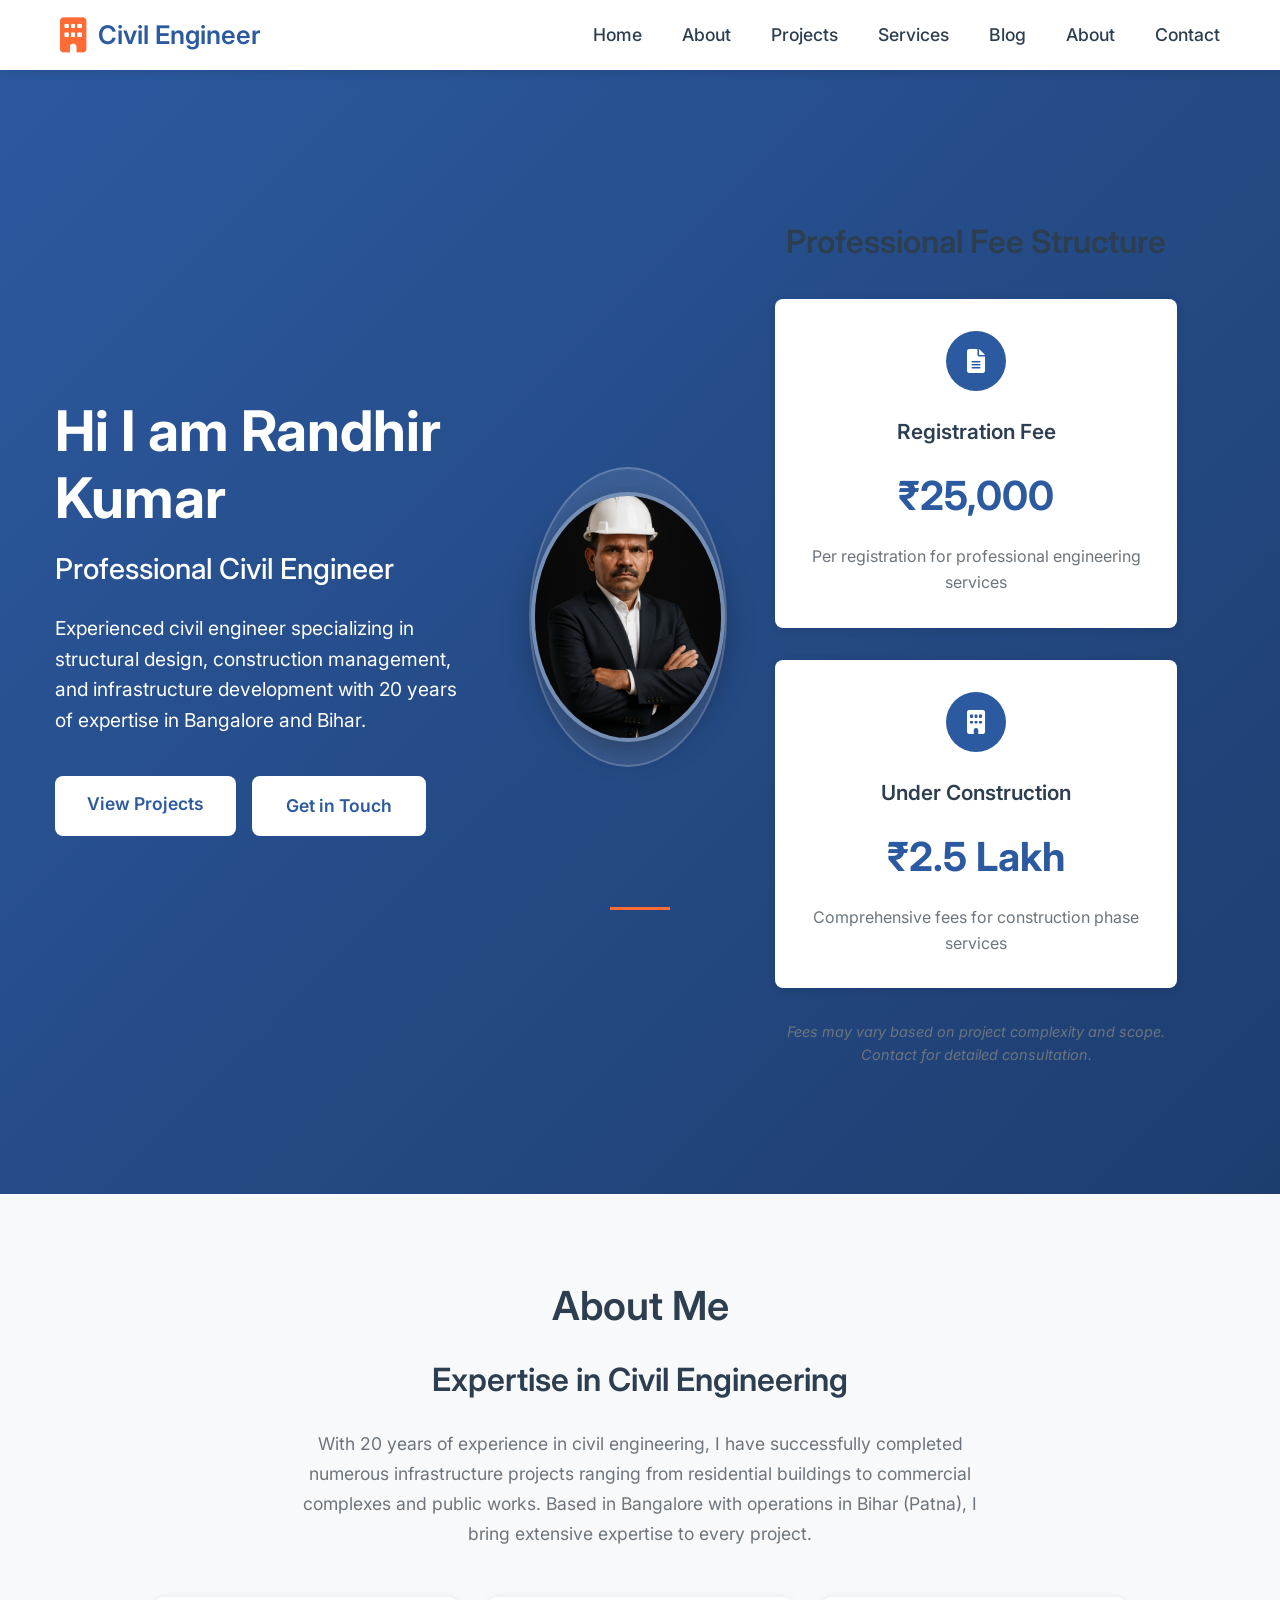
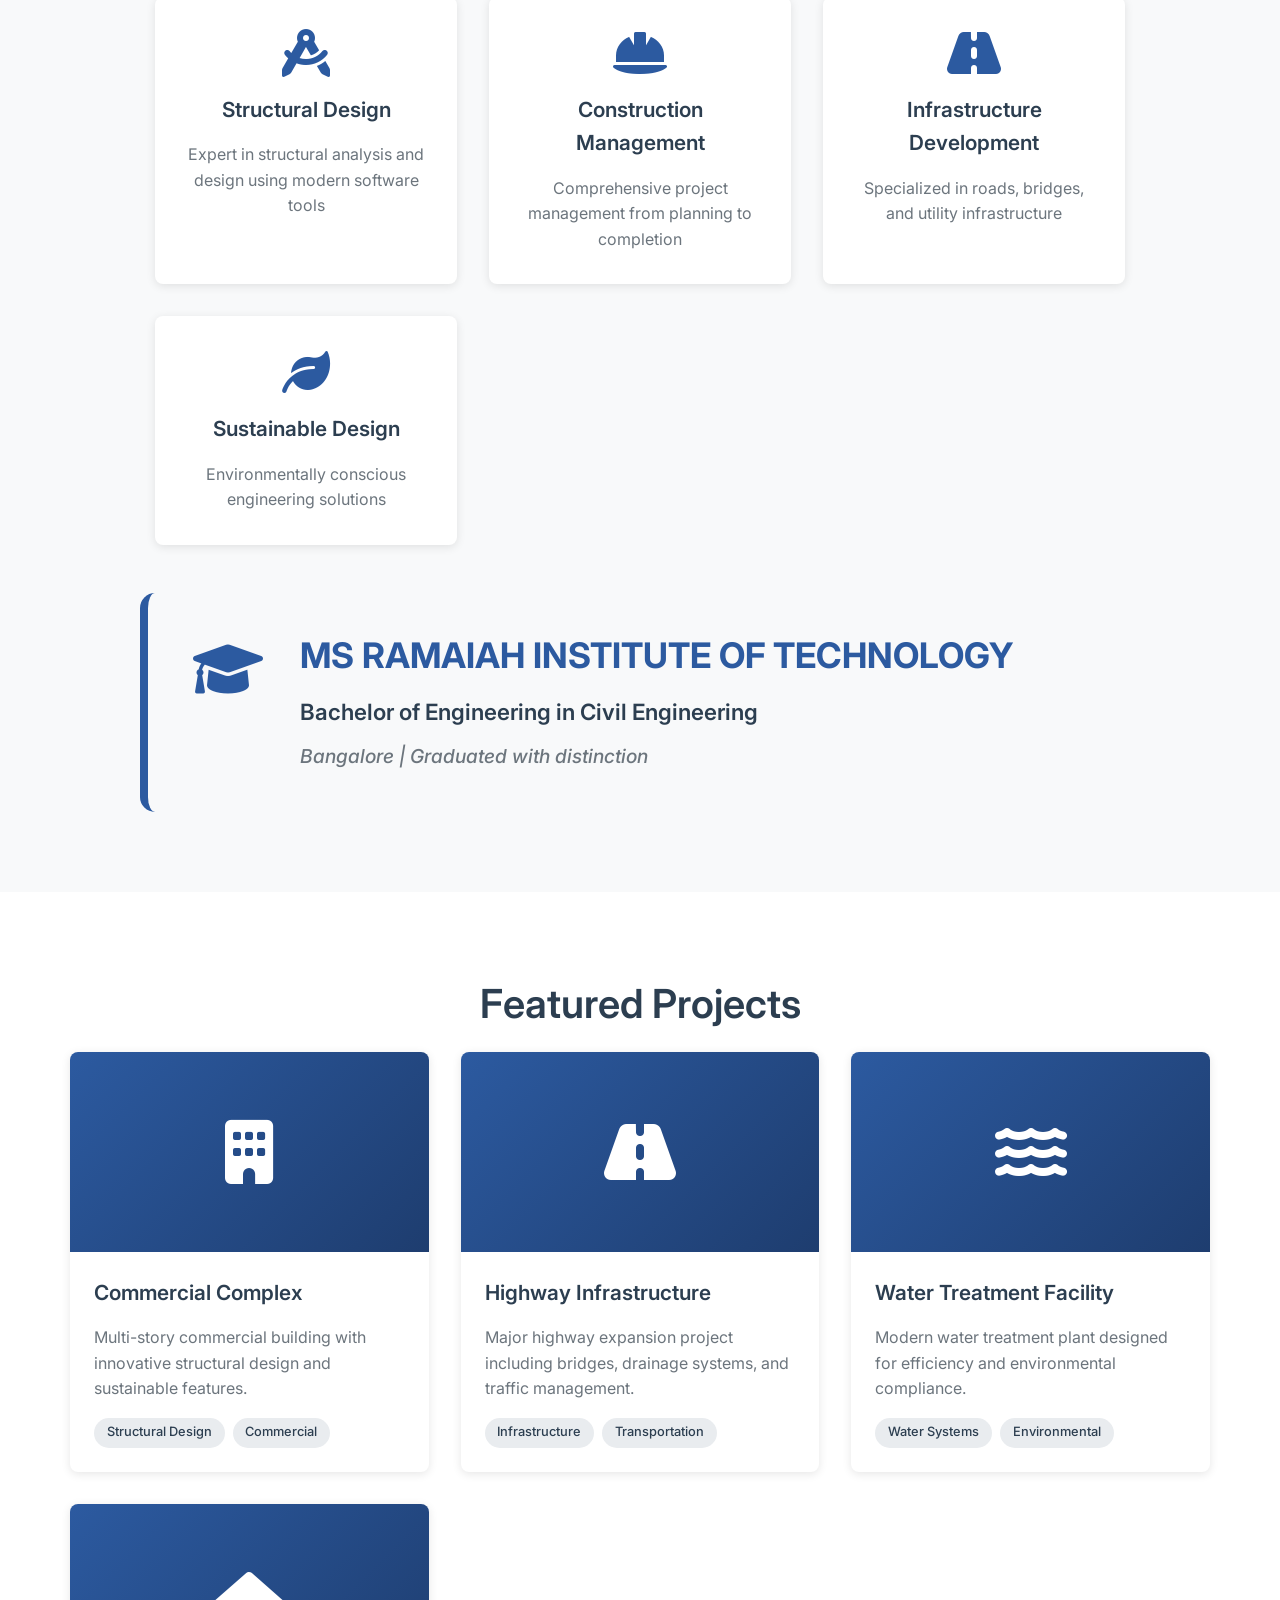
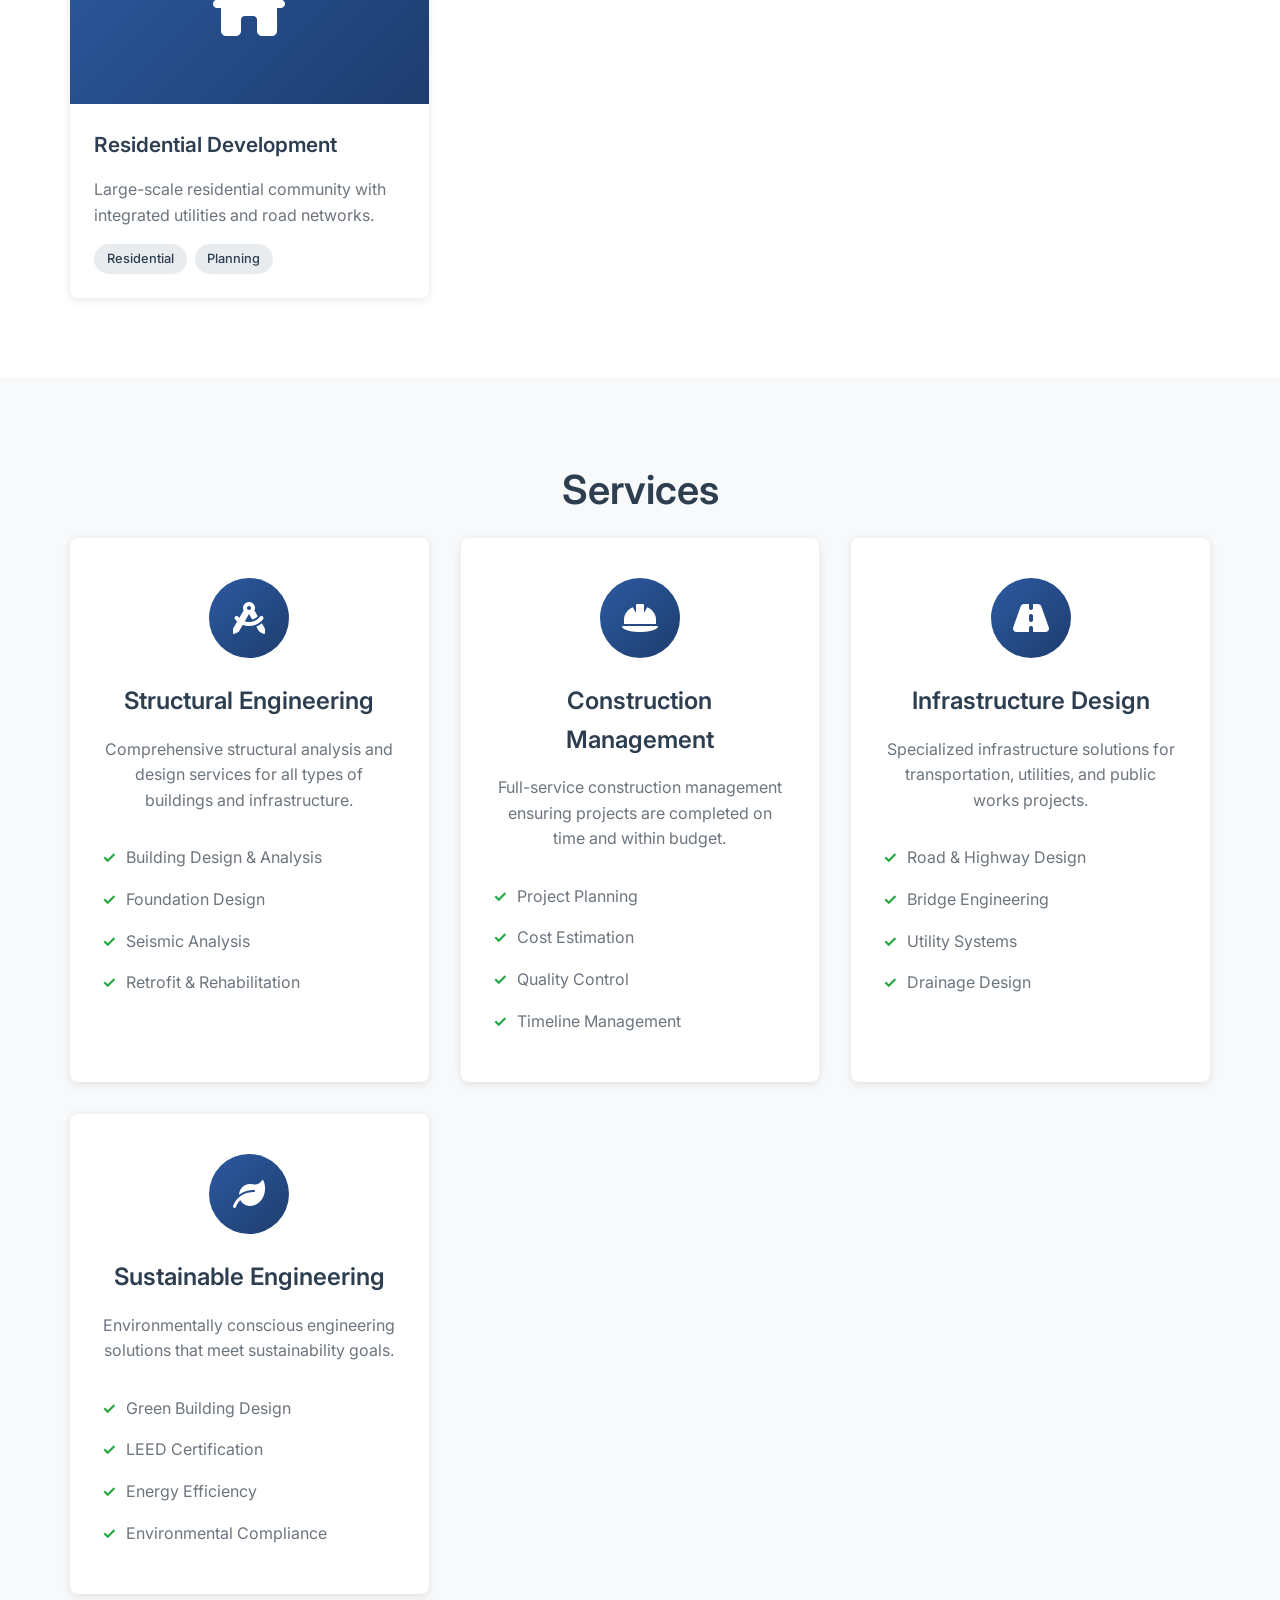
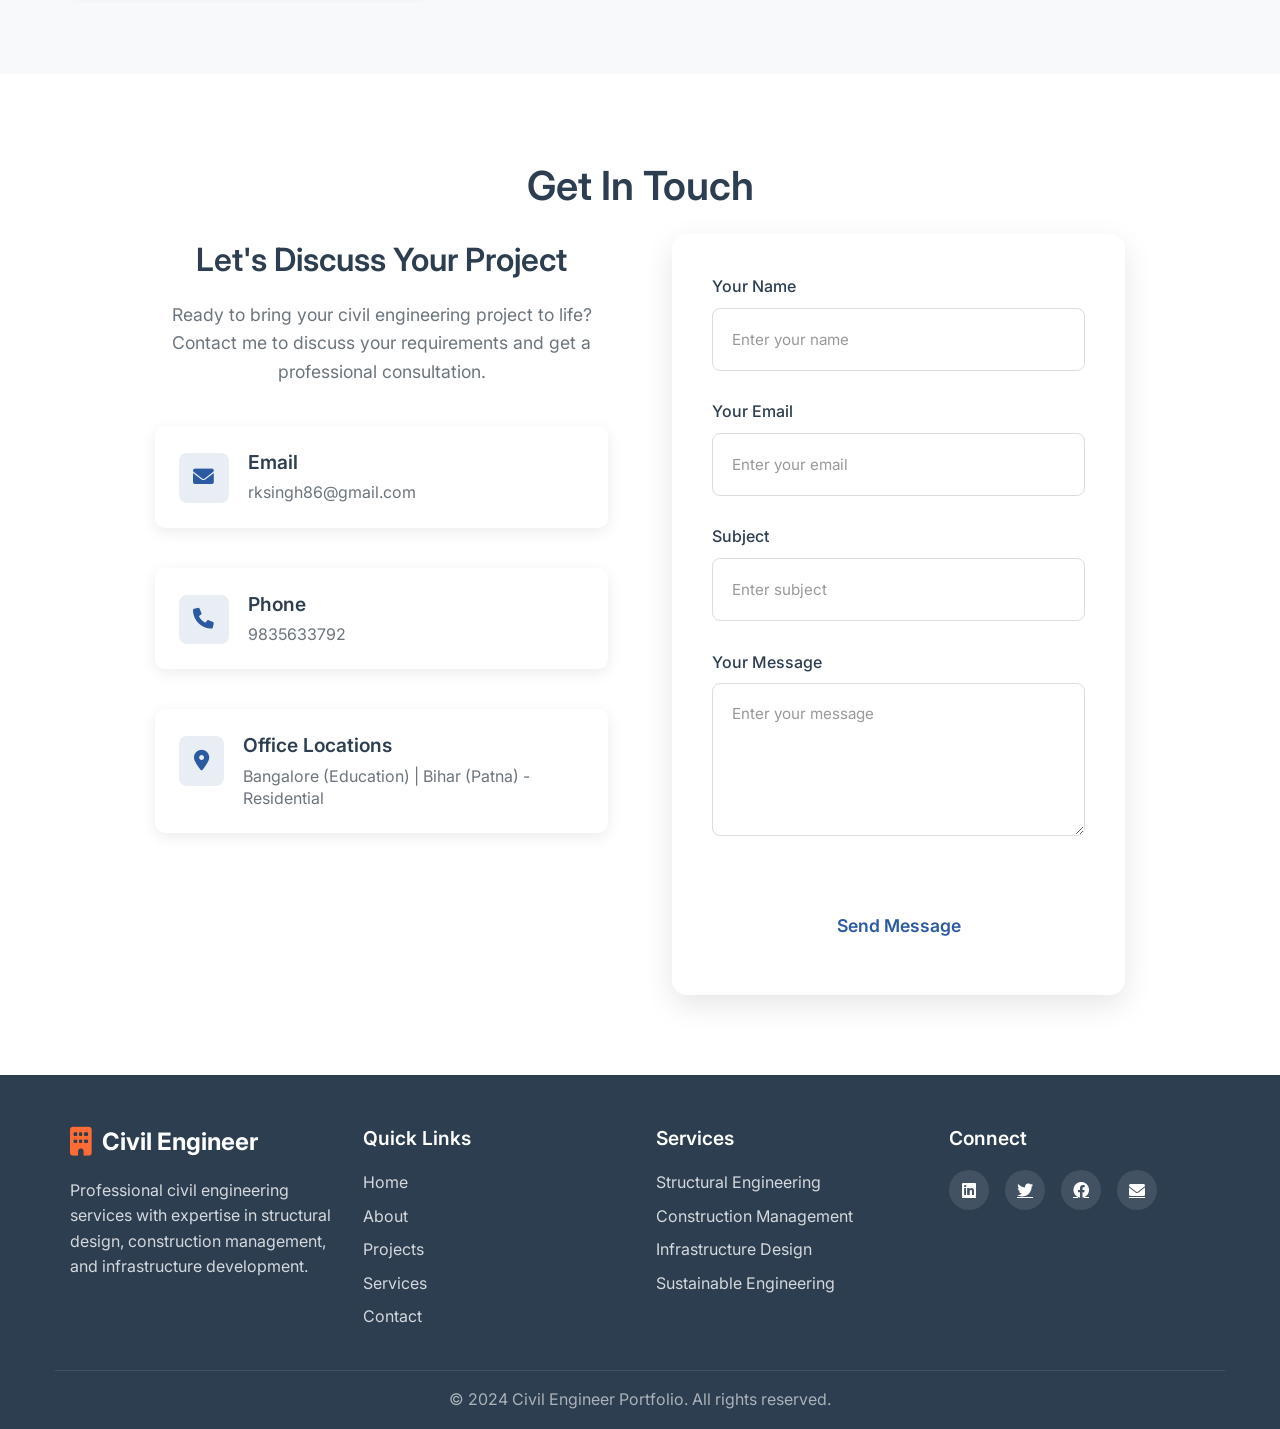
<file: index.html>
<!DOCTYPE html>
<html lang="en">
<head>
    <meta charset="UTF-8">
    <meta name="viewport" content="width=device-width, initial-scale=1.0, maximum-scale=5.0, user-scalable=yes">
    <meta name="apple-mobile-web-app-capable" content="yes">
    <meta name="apple-mobile-web-app-status-bar-style" content="black-translucent">
    <meta name="mobile-web-app-capable" content="yes">
    <meta name="format-detection" content="telephone=no">
    <meta name="theme-color" content="#1a365d">
    <link rel="manifest" href="manifest.json">
    <link rel="apple-touch-icon" href="pa.png">
    <link rel="icon" type="image/png" href="pa.png">
    <title>Randhir Kumar - Professional Civil Engineering Services</title>
    <link rel="stylesheet" href="style.css">
    <link href="https://fonts.googleapis.com/css2?family=Inter:wght@300;400;500;600;700&display=swap" rel="stylesheet">
    <link rel="stylesheet" href="https://cdnjs.cloudflare.com/ajax/libs/font-awesome/6.0.0/css/all.min.css">
</head>
<body>
    <!-- Navigation -->
    <nav class="navbar">
        <div class="nav-container">
            <div class="nav-logo">
                <i class="fas fa-building"></i>
                <span>Civil Engineer</span>
            </div>
            <ul class="nav-menu">
                <li class="nav-item">
                    <a href="#home" class="nav-link">Home</a>
                </li>
                <li class="nav-item">
                    <a href="#about" class="nav-link">About</a>
                </li>
                <li class="nav-item">
                    <a href="#projects" class="nav-link">Projects</a>
                </li>
                <li class="nav-item">
                    <a href="services.html" class="nav-link" target="_blank">Services</a>
                </li>
                <li class="nav-item">
                    <a href="blog.html" class="nav-link" target="_blank">Blog</a>
                </li>
                <li class="nav-item">
                    <a href="intro.html" class="nav-link" target="_blank">About</a>
                </li>
                <li class="nav-item">
                    <a href="#contact" class="nav-link">Contact</a>
                </li>
            </ul>
            <div class="hamburger">
                <span class="bar"></span>
                <span class="bar"></span>
                <span class="bar"></span>
            </div>
        </div>
    </nav>

    <!-- Hero Section -->
    <section id="home" class="hero">
        <div class="hero-container">
            <div class="hero-content">
                <h1 class="hero-title">Hi I am Randhir Kumar</h1>
                <p class="hero-subtitle">Professional Civil Engineer</p>
                <p class="hero-description">Experienced civil engineer specializing in structural design, construction management, and infrastructure development with 20 years of expertise in Bangalore and Bihar.</p>
                <div class="hero-buttons">
                    <a href="#projects" class="btn btn-primary">View Projects</a>
                    <a href="#contact" class="btn btn-secondary">Get in Touch</a>
                </div>
            </div>
            <div class="hero-image">
                <div class="hero-icon">
                    <img src="pa.png" alt="Randhir Kumar - Professional Civil Engineer" class="hero-profile-img">
                </div>
                
                <div class="fee-structure">
                    <h3>Professional Fee Structure</h3>
                    <div class="fee-grid">
                        <div class="fee-card">
                            <div class="fee-icon">
                                <i class="fas fa-file-alt"></i>
                            </div>
                            <h4>Registration Fee</h4>
                            <div class="fee-amount">₹25,000</div>
                            <p>Per registration for professional engineering services</p>
                        </div>
                        <div class="fee-card">
                            <div class="fee-icon">
                                <i class="fas fa-building"></i>
                            </div>
                            <h4>Under Construction</h4>
                            <div class="fee-amount">₹2.5 Lakh</div>
                            <p>Comprehensive fees for construction phase services</p>
                        </div>
                    </div>
                    <p class="fee-note">Fees may vary based on project complexity and scope. Contact for detailed consultation.</p>
                </div>
            </div>
        </div>
    </section>

    <!-- About Section -->
    <section id="about" class="about">
        <div class="container">
            <h2 class="section-title">About Me</h2>
            <div class="about-content">
                <div class="about-text">
                    <h3>Expertise in Civil Engineering</h3>
                    <p>With 20 years of experience in civil engineering, I have successfully completed numerous infrastructure projects ranging from residential buildings to commercial complexes and public works. Based in Bangalore with operations in Bihar (Patna), I bring extensive expertise to every project.</p>
                    
                    <div class="skills-grid">
                        <div class="skill-item">
                            <i class="fas fa-drafting-compass"></i>
                            <h4>Structural Design</h4>
                            <p>Expert in structural analysis and design using modern software tools</p>
                        </div>
                        <div class="skill-item">
                            <i class="fas fa-hard-hat"></i>
                            <h4>Construction Management</h4>
                            <p>Comprehensive project management from planning to completion</p>
                        </div>
                        <div class="skill-item">
                            <i class="fas fa-road"></i>
                            <h4>Infrastructure Development</h4>
                            <p>Specialized in roads, bridges, and utility infrastructure</p>
                        </div>
                        <div class="skill-item">
                            <i class="fas fa-leaf"></i>
                            <h4>Sustainable Design</h4>
                            <p>Environmentally conscious engineering solutions</p>
                        </div>
                    </div>

                    <div class="education-item">
                        <i class="fas fa-graduation-cap"></i>
                        <div>
                            <h5>MS Ramaiah Institute of Technology</h5>
                            <p>Bachelor of Engineering in Civil Engineering</p>
                            <small>Bangalore | Graduated with distinction</small>
                        </div>
                    </div>
                </div>
            </div>
        </div>
    </section>

    <!-- Projects Section -->
    <section id="projects" class="projects">
        <div class="container">
            <h2 class="section-title">Featured Projects</h2>
            <div class="projects-grid">
                <div class="project-card">
                    <div class="project-image">
                        <i class="fas fa-building"></i>
                    </div>
                    <div class="project-info">
                        <h3>Commercial Complex</h3>
                        <p>Multi-story commercial building with innovative structural design and sustainable features.</p>
                        <div class="project-tags">
                            <span class="tag">Structural Design</span>
                            <span class="tag">Commercial</span>
                        </div>
                    </div>
                </div>
                
                <div class="project-card">
                    <div class="project-image">
                        <i class="fas fa-road"></i>
                    </div>
                    <div class="project-info">
                        <h3>Highway Infrastructure</h3>
                        <p>Major highway expansion project including bridges, drainage systems, and traffic management.</p>
                        <div class="project-tags">
                            <span class="tag">Infrastructure</span>
                            <span class="tag">Transportation</span>
                        </div>
                    </div>
                </div>
                
                <div class="project-card">
                    <div class="project-image">
                        <i class="fas fa-water"></i>
                    </div>
                    <div class="project-info">
                        <h3>Water Treatment Facility</h3>
                        <p>Modern water treatment plant designed for efficiency and environmental compliance.</p>
                        <div class="project-tags">
                            <span class="tag">Water Systems</span>
                            <span class="tag">Environmental</span>
                        </div>
                    </div>
                </div>
                
                <div class="project-card">
                    <div class="project-image">
                        <i class="fas fa-home"></i>
                    </div>
                    <div class="project-info">
                        <h3>Residential Development</h3>
                        <p>Large-scale residential community with integrated utilities and road networks.</p>
                        <div class="project-tags">
                            <span class="tag">Residential</span>
                            <span class="tag">Planning</span>
                        </div>
                    </div>
                </div>
            </div>
        </div>
    </section>

    <!-- Services Section -->
    <section id="services" class="services">
        <div class="container">
            <h2 class="section-title">Services</h2>
            <div class="services-grid">
                <div class="service-card">
                    <div class="service-icon">
                        <i class="fas fa-drafting-compass"></i>
                    </div>
                    <h3>Structural Engineering</h3>
                    <p>Comprehensive structural analysis and design services for all types of buildings and infrastructure.</p>
                    <ul>
                        <li>Building Design & Analysis</li>
                        <li>Foundation Design</li>
                        <li>Seismic Analysis</li>
                        <li>Retrofit & Rehabilitation</li>
                    </ul>
                </div>
                
                <div class="service-card">
                    <div class="service-icon">
                        <i class="fas fa-hard-hat"></i>
                    </div>
                    <h3>Construction Management</h3>
                    <p>Full-service construction management ensuring projects are completed on time and within budget.</p>
                    <ul>
                        <li>Project Planning</li>
                        <li>Cost Estimation</li>
                        <li>Quality Control</li>
                        <li>Timeline Management</li>
                    </ul>
                </div>
                
                <div class="service-card">
                    <div class="service-icon">
                        <i class="fas fa-road"></i>
                    </div>
                    <h3>Infrastructure Design</h3>
                    <p>Specialized infrastructure solutions for transportation, utilities, and public works projects.</p>
                    <ul>
                        <li>Road & Highway Design</li>
                        <li>Bridge Engineering</li>
                        <li>Utility Systems</li>
                        <li>Drainage Design</li>
                    </ul>
                </div>
                
                <div class="service-card">
                    <div class="service-icon">
                        <i class="fas fa-leaf"></i>
                    </div>
                    <h3>Sustainable Engineering</h3>
                    <p>Environmentally conscious engineering solutions that meet sustainability goals.</p>
                    <ul>
                        <li>Green Building Design</li>
                        <li>LEED Certification</li>
                        <li>Energy Efficiency</li>
                        <li>Environmental Compliance</li>
                    </ul>
                </div>
            </div>
        </div>
    </section>

    <!-- Contact Section -->
    <section id="contact" class="contact">
        <div class="container">
            <h2 class="section-title">Get In Touch</h2>
            <div class="contact-content">
                <div class="contact-info">
                    <h3>Let's Discuss Your Project</h3>
                    <p>Ready to bring your civil engineering project to life? Contact me to discuss your requirements and get a professional consultation.</p>
                    
                    <div class="contact-details">
                        <div class="contact-item">
                            <i class="fas fa-envelope"></i>
                            <div>
                                <h4>Email</h4>
                                <p>rksingh86@gmail.com</p>
                            </div>
                        </div>
                        <div class="contact-item">
                            <i class="fas fa-phone"></i>
                            <div>
                                <h4>Phone</h4>
                                <p>9835633792</p>
                            </div>
                        </div>
                        <div class="contact-item">
                            <i class="fas fa-map-marker-alt"></i>
                            <div>
                                <h4>Office Locations</h4>
                                <p>Bangalore (Education) | Bihar (Patna) - Residential</p>
                            </div>
                        </div>
                    </div>
                </div>
                
                <form class="contact-form">
                    <div class="form-group">
                        <label for="name">Your Name</label>
                        <input type="text" id="name" name="name" placeholder="Enter your name" required>
                    </div>
                    <div class="form-group">
                        <label for="email">Your Email</label>
                        <input type="email" id="email" name="email" placeholder="Enter your email" required>
                    </div>
                    <div class="form-group">
                        <label for="subject">Subject</label>
                        <input type="text" id="subject" name="subject" placeholder="Enter subject" required>
                    </div>
                    <div class="form-group">
                        <label for="message">Your Message</label>
                        <textarea id="message" name="message" placeholder="Enter your message" rows="5" required></textarea>
                    </div>
                    <button type="submit" class="btn btn-primary">Send Message</button>
                </form>
            </div>
        </div>
    </section>

    <!-- Footer -->
    <footer class="footer">
        <div class="container">
            <div class="footer-content">
                <div class="footer-section">
                    <div class="footer-logo">
                        <i class="fas fa-building"></i>
                        <span>Civil Engineer</span>
                    </div>
                    <p>Professional civil engineering services with expertise in structural design, construction management, and infrastructure development.</p>
                </div>
                
                <div class="footer-section">
                    <h4>Quick Links</h4>
                    <ul>
                        <li><a href="#home">Home</a></li>
                        <li><a href="#about">About</a></li>
                        <li><a href="#projects">Projects</a></li>
                        <li><a href="#services">Services</a></li>
                        <li><a href="#contact">Contact</a></li>
                    </ul>
                </div>
                
                <div class="footer-section">
                    <h4>Services</h4>
                    <ul>
                        <li><a href="#">Structural Engineering</a></li>
                        <li><a href="#">Construction Management</a></li>
                        <li><a href="#">Infrastructure Design</a></li>
                        <li><a href="#">Sustainable Engineering</a></li>
                    </ul>
                </div>
                
                <div class="footer-section">
                    <h4>Connect</h4>
                    <div class="social-links">
                        <a href="#"><i class="fab fa-linkedin"></i></a>
                        <a href="#"><i class="fab fa-twitter"></i></a>
                        <a href="#"><i class="fab fa-facebook"></i></a>
                        <a href="#"><i class="fas fa-envelope"></i></a>
                    </div>
                </div>
            </div>
            
            <div class="footer-bottom">
                <p>&copy; 2024 Civil Engineer Portfolio. All rights reserved.</p>
            </div>
        </div>
    </footer>

    <script src="index.js"></script>
<script src="pwa.js"></script>
</body>
</html>
</file>
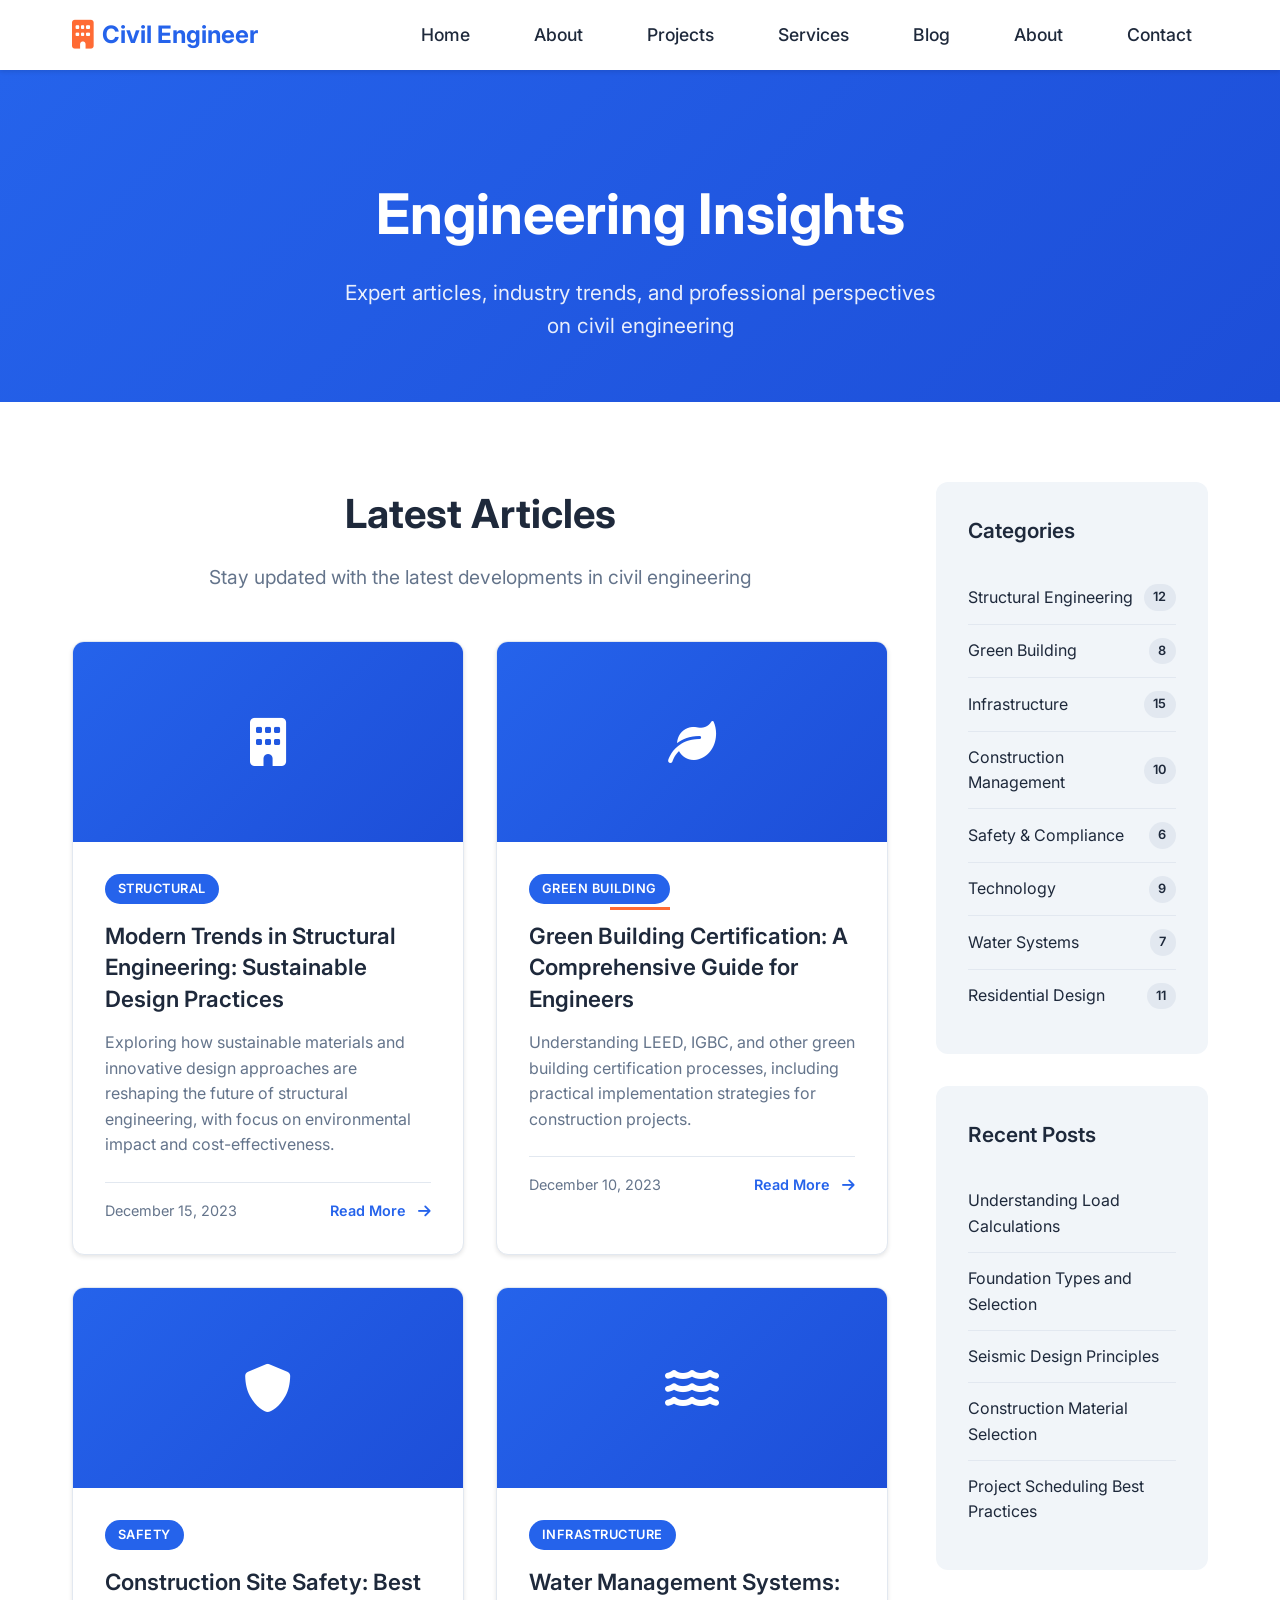
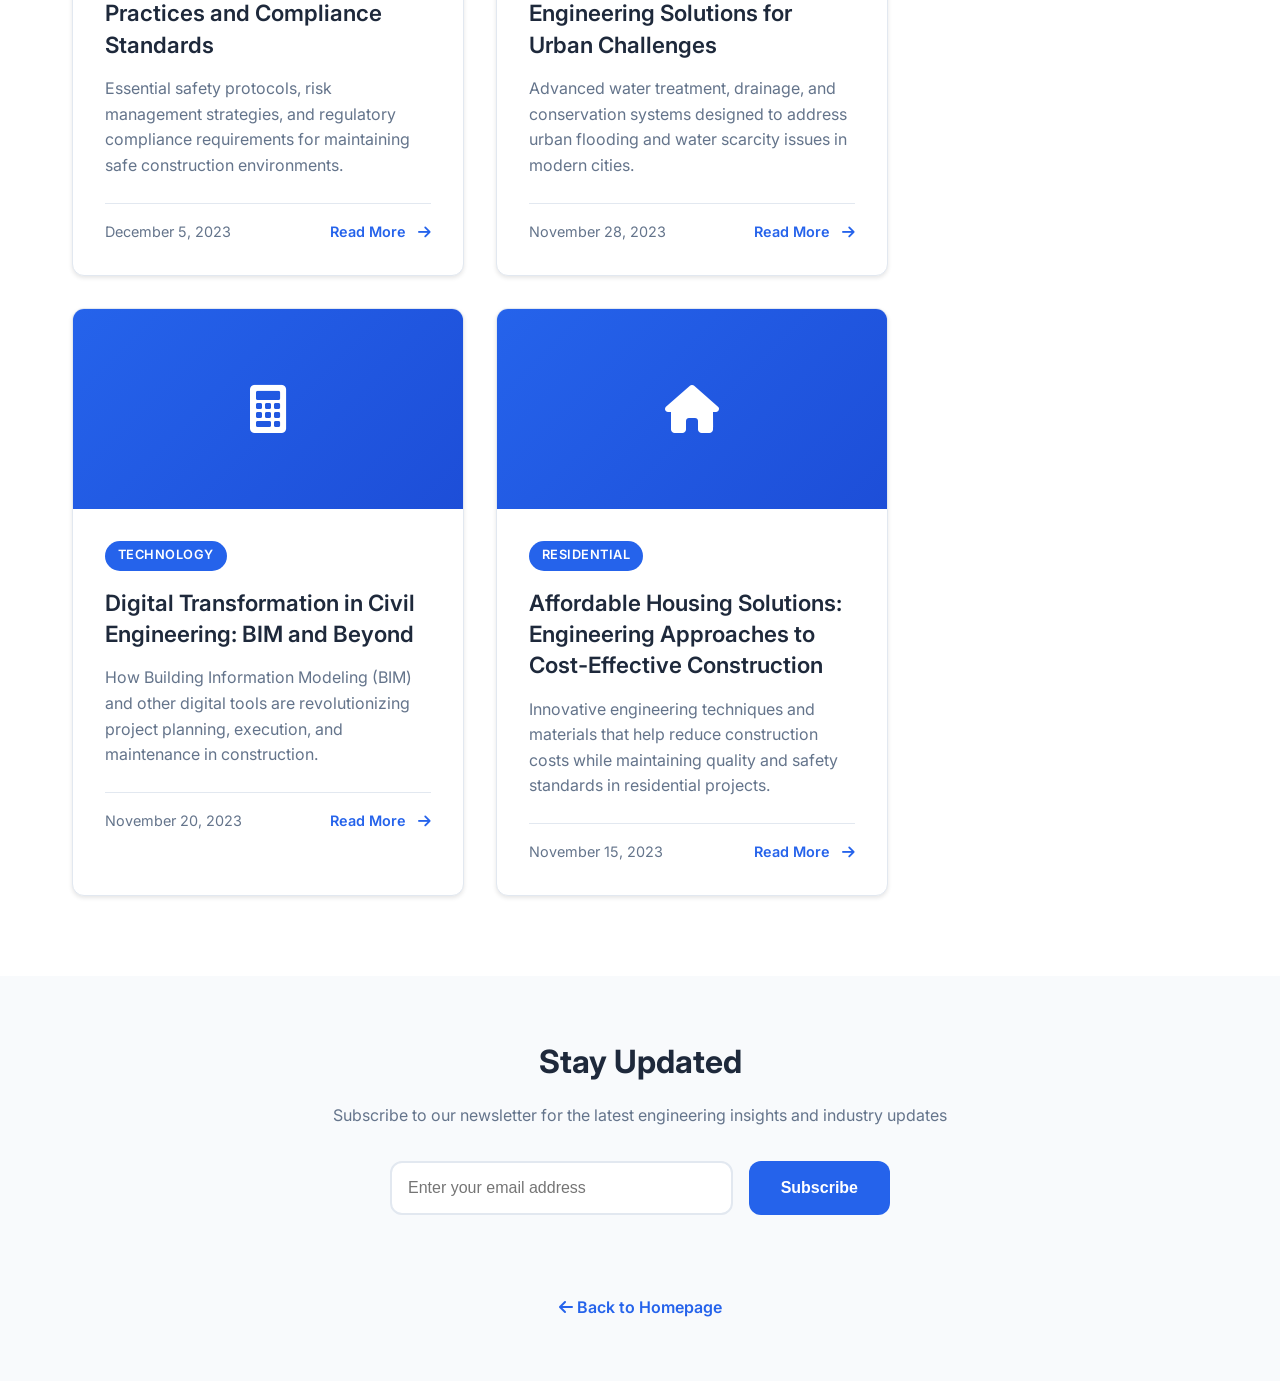
<file: blog.html>
<!DOCTYPE html>
<html lang="en">
<head>
    <meta charset="UTF-8">
    <meta name="viewport" content="width=device-width, initial-scale=1.0">
    <title>Blog - Civil Engineering Insights</title>
    <link rel="stylesheet" href="style.css">
    <link href="https://fonts.googleapis.com/css2?family=Inter:wght@300;400;500;600;700&display=swap" rel="stylesheet">
    <link rel="stylesheet" href="https://cdnjs.cloudflare.com/ajax/libs/font-awesome/6.0.0/css/all.min.css">
    
    <!-- Navigation -->
    <nav class="navbar">
        <div class="nav-container">
            <div class="nav-logo">
                <i class="fas fa-building"></i>
                <span>Civil Engineer</span>
            </div>
            <ul class="nav-menu">
                <li class="nav-item">
                    <a href="index.html" class="nav-link" target="_blank">Home</a>
                </li>
                <li class="nav-item">
                    <a href="index.html#about" class="nav-link" target="_blank">About</a>
                </li>
                <li class="nav-item">
                    <a href="index.html#projects" class="nav-link" target="_blank">Projects</a>
                </li>
                <li class="nav-item">
                    <a href="services.html" class="nav-link" target="_blank">Services</a>
                </li>
                <li class="nav-item">
                    <a href="blog.html" class="nav-link">Blog</a>
                </li>
                <li class="nav-item">
                    <a href="intro.html" class="nav-link" target="_blank">About</a>
                </li>
                <li class="nav-item">
                    <a href="index.html#contact" class="nav-link" target="_blank">Contact</a>
                </li>
            </ul>
            <div class="hamburger">
                <span class="bar"></span>
                <span class="bar"></span>
                <span class="bar"></span>
            </div>
        </div>
    </nav>
    
    <style>
        /* Navigation Styles */
        .navbar {
            position: fixed;
            top: 0;
            width: 100%;
            background: var(--white);
            box-shadow: var(--shadow-light);
            z-index: 1000;
            transition: var(--transition);
        }
        
        .nav-container {
            max-width: 1200px;
            margin: 0 auto;
            padding: 0 2rem;
            display: flex;
            justify-content: space-between;
            align-items: center;
            height: 70px;
        }
        
        .nav-logo {
            display: flex;
            align-items: center;
            font-size: 1.5rem;
            font-weight: 700;
            color: var(--primary-color);
        }
        
        .nav-logo i {
            margin-right: 0.5rem;
            font-size: 1.8rem;
        }
        
        .nav-menu {
            display: flex;
            list-style: none;
            margin: 0;
            padding: 0;
            gap: 2rem;
        }
        
        .nav-link {
            color: var(--text-dark);
            text-decoration: none;
            font-weight: 500;
            transition: var(--transition);
            padding: 0.5rem 1rem;
            border-radius: 5px;
        }
        
        .nav-link:hover {
            color: var(--primary-color);
            background: var(--light-color);
        }
        
        .hamburger {
            display: none;
            flex-direction: column;
            cursor: pointer;
        }
        
        .bar {
            width: 25px;
            height: 3px;
            background: var(--text-dark);
            margin: 3px 0;
            transition: var(--transition);
        }
        
        @media (max-width: 768px) {
            .nav-menu {
                position: fixed;
                left: -100%;
                top: 70px;
                flex-direction: column;
                background: var(--white);
                width: 100%;
                text-align: center;
                transition: 0.3s;
                box-shadow: 0 10px 27px rgba(0,0,0,0.05);
                padding: 2rem 0;
            }
            
            .nav-menu.active {
                left: 0;
            }
            
            .hamburger {
                display: flex;
            }
        }

        /* CSS Variables */
        :root {
            --primary-color: #2563eb;
            --primary-dark: #1d4ed8;
            --secondary-color: #f8fafc;
            --text-dark: #1e293b;
            --text-light: #64748b;
            --white: #ffffff;
            --gray-light: #e2e8f0;
            --light-color: #f1f5f9;
            --border-radius: 12px;
            --shadow-light: 0 2px 4px rgba(0,0,0,0.1);
            --shadow-medium: 0 4px 6px rgba(0,0,0,0.1);
            --transition: all 0.3s ease;
        }

        body {
            padding-top: 70px;
        }
        .blog-hero {
            background: linear-gradient(135deg, var(--primary-color), var(--primary-dark));
            color: var(--white);
            padding: 100px 0 60px;
            text-align: center;
        }
        
        .blog-hero h1 {
            font-size: 3.5rem;
            margin-bottom: 1rem;
            font-weight: 700;
        }
        
        .blog-hero p {
            font-size: 1.3rem;
            opacity: 0.9;
            max-width: 600px;
            margin: 0 auto;
        }
        
        .blog-content {
            padding: 80px 0;
            background: var(--white);
        }
        
        .blog-grid {
            display: grid;
            grid-template-columns: repeat(auto-fit, minmax(350px, 1fr));
            gap: 2rem;
            margin-top: 3rem;
        }
        
        .blog-card {
            background: var(--white);
            border-radius: var(--border-radius);
            overflow: hidden;
            box-shadow: var(--shadow-light);
            transition: var(--transition);
            border: 1px solid var(--gray-light);
        }
        
        .blog-card:hover {
            transform: translateY(-5px);
            box-shadow: var(--shadow-medium);
        }
        
        .blog-image {
            height: 200px;
            background: linear-gradient(135deg, var(--primary-color), var(--primary-dark));
            display: flex;
            align-items: center;
            justify-content: center;
            color: var(--white);
            font-size: 3rem;
        }
        
        .blog-content-card {
            padding: 2rem;
        }
        
        .blog-category {
            display: inline-block;
            background: var(--primary-color);
            color: var(--white);
            padding: 0.3rem 0.8rem;
            border-radius: 20px;
            font-size: 0.8rem;
            font-weight: 600;
            margin-bottom: 1rem;
            text-transform: uppercase;
            letter-spacing: 0.5px;
        }
        
        .blog-title {
            font-size: 1.4rem;
            font-weight: 600;
            margin-bottom: 1rem;
            color: var(--text-dark);
            line-height: 1.4;
        }
        
        .blog-excerpt {
            color: var(--text-light);
            line-height: 1.6;
            margin-bottom: 1.5rem;
            font-size: 1rem;
        }
        
        .blog-meta {
            display: flex;
            justify-content: space-between;
            align-items: center;
            padding-top: 1rem;
            border-top: 1px solid var(--gray-light);
        }
        
        .blog-date {
            color: var(--text-light);
            font-size: 0.9rem;
        }
        
        .read-more {
            color: var(--primary-color);
            text-decoration: none;
            font-weight: 600;
            font-size: 0.9rem;
            transition: var(--transition);
        }
        
        .read-more:hover {
            color: var(--primary-dark);
        }
        
        .read-more i {
            margin-left: 0.5rem;
        }
        
        .blog-sidebar {
            background: var(--light-color);
            padding: 2rem;
            border-radius: var(--border-radius);
            margin-bottom: 2rem;
        }
        
        .sidebar-title {
            font-size: 1.3rem;
            font-weight: 600;
            margin-bottom: 1.5rem;
            color: var(--text-dark);
        }
        
        .category-list {
            list-style: none;
            padding: 0;
        }
        
        .category-list li {
            padding: 0.8rem 0;
            border-bottom: 1px solid var(--gray-light);
        }
        
        .category-list li:last-child {
            border-bottom: none;
        }
        
        .category-list a {
            color: var(--text-dark);
            text-decoration: none;
            display: flex;
            justify-content: space-between;
            align-items: center;
            transition: var(--transition);
        }
        
        .category-list a:hover {
            color: var(--primary-color);
        }
        
        .category-count {
            background: var(--gray-light);
            color: var(--text-dark);
            padding: 0.2rem 0.6rem;
            border-radius: 15px;
            font-size: 0.8rem;
            font-weight: 600;
        }
        
        .newsletter-section {
            background: var(--secondary-color);
            padding: 60px 0;
            text-align: center;
        }
        
        .newsletter-form {
            max-width: 500px;
            margin: 2rem auto;
            display: flex;
            gap: 1rem;
        }
        
        .newsletter-input {
            flex: 1;
            padding: 1rem;
            border: 2px solid var(--gray-light);
            border-radius: var(--border-radius);
            font-size: 1rem;
            outline: none;
            transition: var(--transition);
        }
        
        .newsletter-input:focus {
            border-color: var(--primary-color);
        }
        
        .newsletter-button {
            padding: 1rem 2rem;
            background: var(--primary-color);
            color: var(--white);
            border: none;
            border-radius: var(--border-radius);
            font-weight: 600;
            cursor: pointer;
            transition: var(--transition);
        }
        
        .newsletter-button:hover {
            background: var(--primary-dark);
        }
        
        .back-link {
            display: inline-block;
            margin-top: 3rem;
            color: var(--primary-color);
            text-decoration: none;
            font-weight: 600;
            transition: var(--transition);
        }
        
        .back-link:hover {
            color: var(--primary-dark);
        }
        
        .section-title {
            text-align: center;
            font-size: 2.5rem;
            font-weight: 700;
            margin-bottom: 1rem;
            color: var(--text-dark);
        }
        
        .section-subtitle {
            text-align: center;
            color: var(--text-light);
            font-size: 1.2rem;
            max-width: 600px;
            margin: 0 auto 3rem;
        }
        
        .container {
            max-width: 1200px;
            margin: 0 auto;
            padding: 0 2rem;
        }
        
        :root {
            --primary-color: #2563eb;
            --primary-dark: #1d4ed8;
            --secondary-color: #f8fafc;
            --text-dark: #1e293b;
            --text-light: #64748b;
            --white: #ffffff;
            --gray-light: #e2e8f0;
            --light-color: #f1f5f9;
            --border-radius: 12px;
            --shadow-light: 0 2px 4px rgba(0,0,0,0.1);
            --shadow-medium: 0 4px 6px rgba(0,0,0,0.1);
            --transition: all 0.3s ease;
        }
    </style>
</head>
<body>
    <!-- Blog Hero Section -->
    <section class="blog-hero">
        <div class="container">
            <h1>Engineering Insights</h1>
            <p>Expert articles, industry trends, and professional perspectives on civil engineering</p>
        </div>
    </section>

    <!-- Blog Content -->
    <section class="blog-content">
        <div class="container">
            <div style="display: grid; grid-template-columns: 3fr 1fr; gap: 3rem;">
                <!-- Main Blog Posts -->
                <div>
                    <h2 class="section-title">Latest Articles</h2>
                    <p class="section-subtitle">Stay updated with the latest developments in civil engineering</p>
                    
                    <div class="blog-grid">
                        <article class="blog-card">
                            <div class="blog-image">
                                <i class="fas fa-building"></i>
                            </div>
                            <div class="blog-content-card">
                                <span class="blog-category">Structural</span>
                                <h3 class="blog-title">Modern Trends in Structural Engineering: Sustainable Design Practices</h3>
                                <p class="blog-excerpt">Exploring how sustainable materials and innovative design approaches are reshaping the future of structural engineering, with focus on environmental impact and cost-effectiveness.</p>
                                <div class="blog-meta">
                                    <span class="blog-date">December 15, 2023</span>
                                    <a href="#" class="read-more">Read More <i class="fas fa-arrow-right"></i></a>
                                </div>
                            </div>
                        </article>
                        
                        <article class="blog-card">
                            <div class="blog-image">
                                <i class="fas fa-leaf"></i>
                            </div>
                            <div class="blog-content-card">
                                <span class="blog-category">Green Building</span>
                                <h3 class="blog-title">Green Building Certification: A Comprehensive Guide for Engineers</h3>
                                <p class="blog-excerpt">Understanding LEED, IGBC, and other green building certification processes, including practical implementation strategies for construction projects.</p>
                                <div class="blog-meta">
                                    <span class="blog-date">December 10, 2023</span>
                                    <a href="#" class="read-more">Read More <i class="fas fa-arrow-right"></i></a>
                                </div>
                            </div>
                        </article>
                        
                        <article class="blog-card">
                            <div class="blog-image">
                                <i class="fas fa-shield-alt"></i>
                            </div>
                            <div class="blog-content-card">
                                <span class="blog-category">Safety</span>
                                <h3 class="blog-title">Construction Site Safety: Best Practices and Compliance Standards</h3>
                                <p class="blog-excerpt">Essential safety protocols, risk management strategies, and regulatory compliance requirements for maintaining safe construction environments.</p>
                                <div class="blog-meta">
                                    <span class="blog-date">December 5, 2023</span>
                                    <a href="#" class="read-more">Read More <i class="fas fa-arrow-right"></i></a>
                                </div>
                            </div>
                        </article>
                        
                        <article class="blog-card">
                            <div class="blog-image">
                                <i class="fas fa-water"></i>
                            </div>
                            <div class="blog-content-card">
                                <span class="blog-category">Infrastructure</span>
                                <h3 class="blog-title">Water Management Systems: Engineering Solutions for Urban Challenges</h3>
                                <p class="blog-excerpt">Advanced water treatment, drainage, and conservation systems designed to address urban flooding and water scarcity issues in modern cities.</p>
                                <div class="blog-meta">
                                    <span class="blog-date">November 28, 2023</span>
                                    <a href="#" class="read-more">Read More <i class="fas fa-arrow-right"></i></a>
                                </div>
                            </div>
                        </article>
                        
                        <article class="blog-card">
                            <div class="blog-image">
                                <i class="fas fa-calculator"></i>
                            </div>
                            <div class="blog-content-card">
                                <span class="blog-category">Technology</span>
                                <h3 class="blog-title">Digital Transformation in Civil Engineering: BIM and Beyond</h3>
                                <p class="blog-excerpt">How Building Information Modeling (BIM) and other digital tools are revolutionizing project planning, execution, and maintenance in construction.</p>
                                <div class="blog-meta">
                                    <span class="blog-date">November 20, 2023</span>
                                    <a href="#" class="read-more">Read More <i class="fas fa-arrow-right"></i></a>
                                </div>
                            </div>
                        </article>
                        
                        <article class="blog-card">
                            <div class="blog-image">
                                <i class="fas fa-home"></i>
                            </div>
                            <div class="blog-content-card">
                                <span class="blog-category">Residential</span>
                                <h3 class="blog-title">Affordable Housing Solutions: Engineering Approaches to Cost-Effective Construction</h3>
                                <p class="blog-excerpt">Innovative engineering techniques and materials that help reduce construction costs while maintaining quality and safety standards in residential projects.</p>
                                <div class="blog-meta">
                                    <span class="blog-date">November 15, 2023</span>
                                    <a href="#" class="read-more">Read More <i class="fas fa-arrow-right"></i></a>
                                </div>
                            </div>
                        </article>
                    </div>
                </div>
                
                <!-- Sidebar -->
                <div>
                    <div class="blog-sidebar">
                        <h3 class="sidebar-title">Categories</h3>
                        <ul class="category-list">
                            <li><a href="#">Structural Engineering <span class="category-count">12</span></a></li>
                            <li><a href="#">Green Building <span class="category-count">8</span></a></li>
                            <li><a href="#">Infrastructure <span class="category-count">15</span></a></li>
                            <li><a href="#">Construction Management <span class="category-count">10</span></a></li>
                            <li><a href="#">Safety & Compliance <span class="category-count">6</span></a></li>
                            <li><a href="#">Technology <span class="category-count">9</span></a></li>
                            <li><a href="#">Water Systems <span class="category-count">7</span></a></li>
                            <li><a href="#">Residential Design <span class="category-count">11</span></a></li>
                        </ul>
                    </div>
                    
                    <div class="blog-sidebar">
                        <h3 class="sidebar-title">Recent Posts</h3>
                        <ul class="category-list">
                            <li><a href="#">Understanding Load Calculations</a></li>
                            <li><a href="#">Foundation Types and Selection</a></li>
                            <li><a href="#">Seismic Design Principles</a></li>
                            <li><a href="#">Construction Material Selection</a></li>
                            <li><a href="#">Project Scheduling Best Practices</a></li>
                        </ul>
                    </div>
                </div>
            </div>
        </div>
    </section>

    <!-- Newsletter Section -->
    <section class="newsletter-section">
        <div class="container">
            <h2 style="font-size: 2rem; margin-bottom: 1rem; color: var(--text-dark);">Stay Updated</h2>
            <p style="color: var(--text-light); margin-bottom: 2rem;">Subscribe to our newsletter for the latest engineering insights and industry updates</p>
            
            <form class="newsletter-form">
                <input type="email" class="newsletter-input" placeholder="Enter your email address" required>
                <button type="submit" class="newsletter-button">Subscribe</button>
            </form>
            
            <a href="index.html" class="back-link">
                <i class="fas fa-arrow-left"></i> Back to Homepage
            </a>
        </div>
    </section>
</body>
</html>
</file>
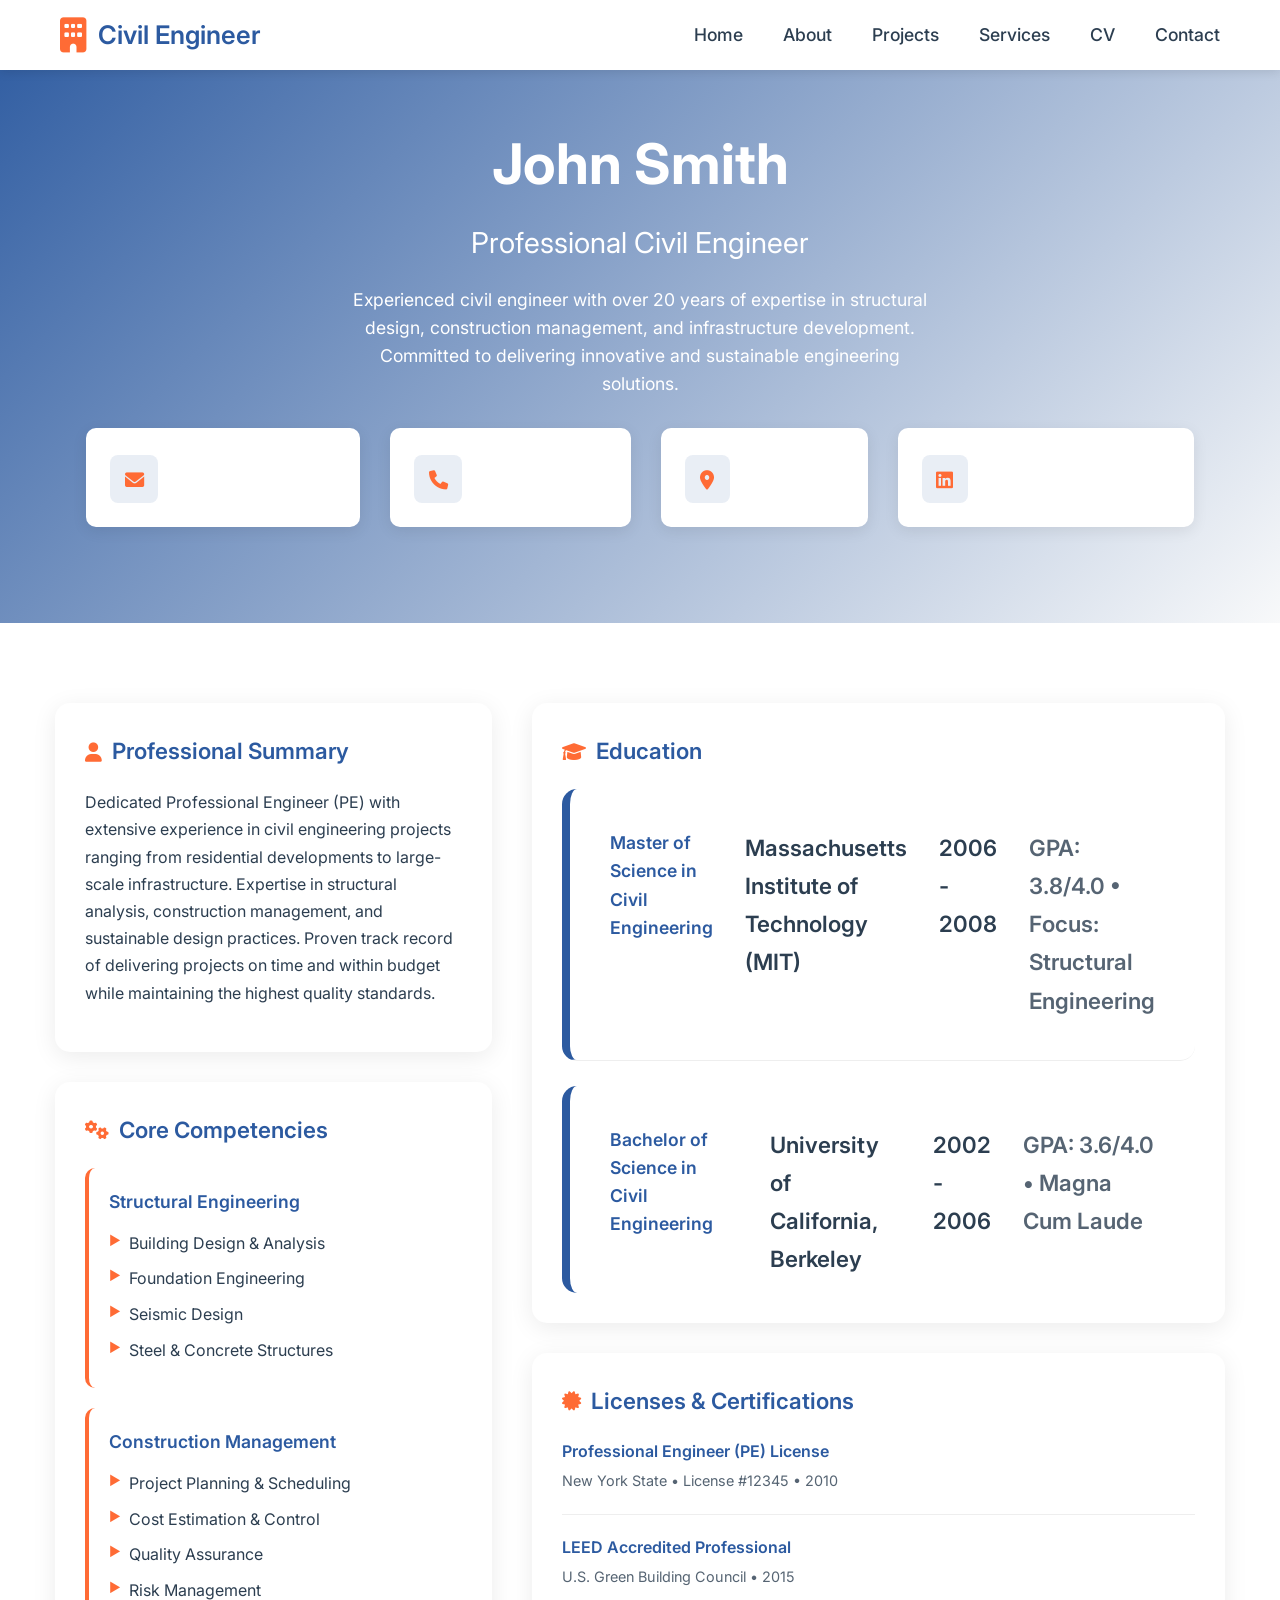
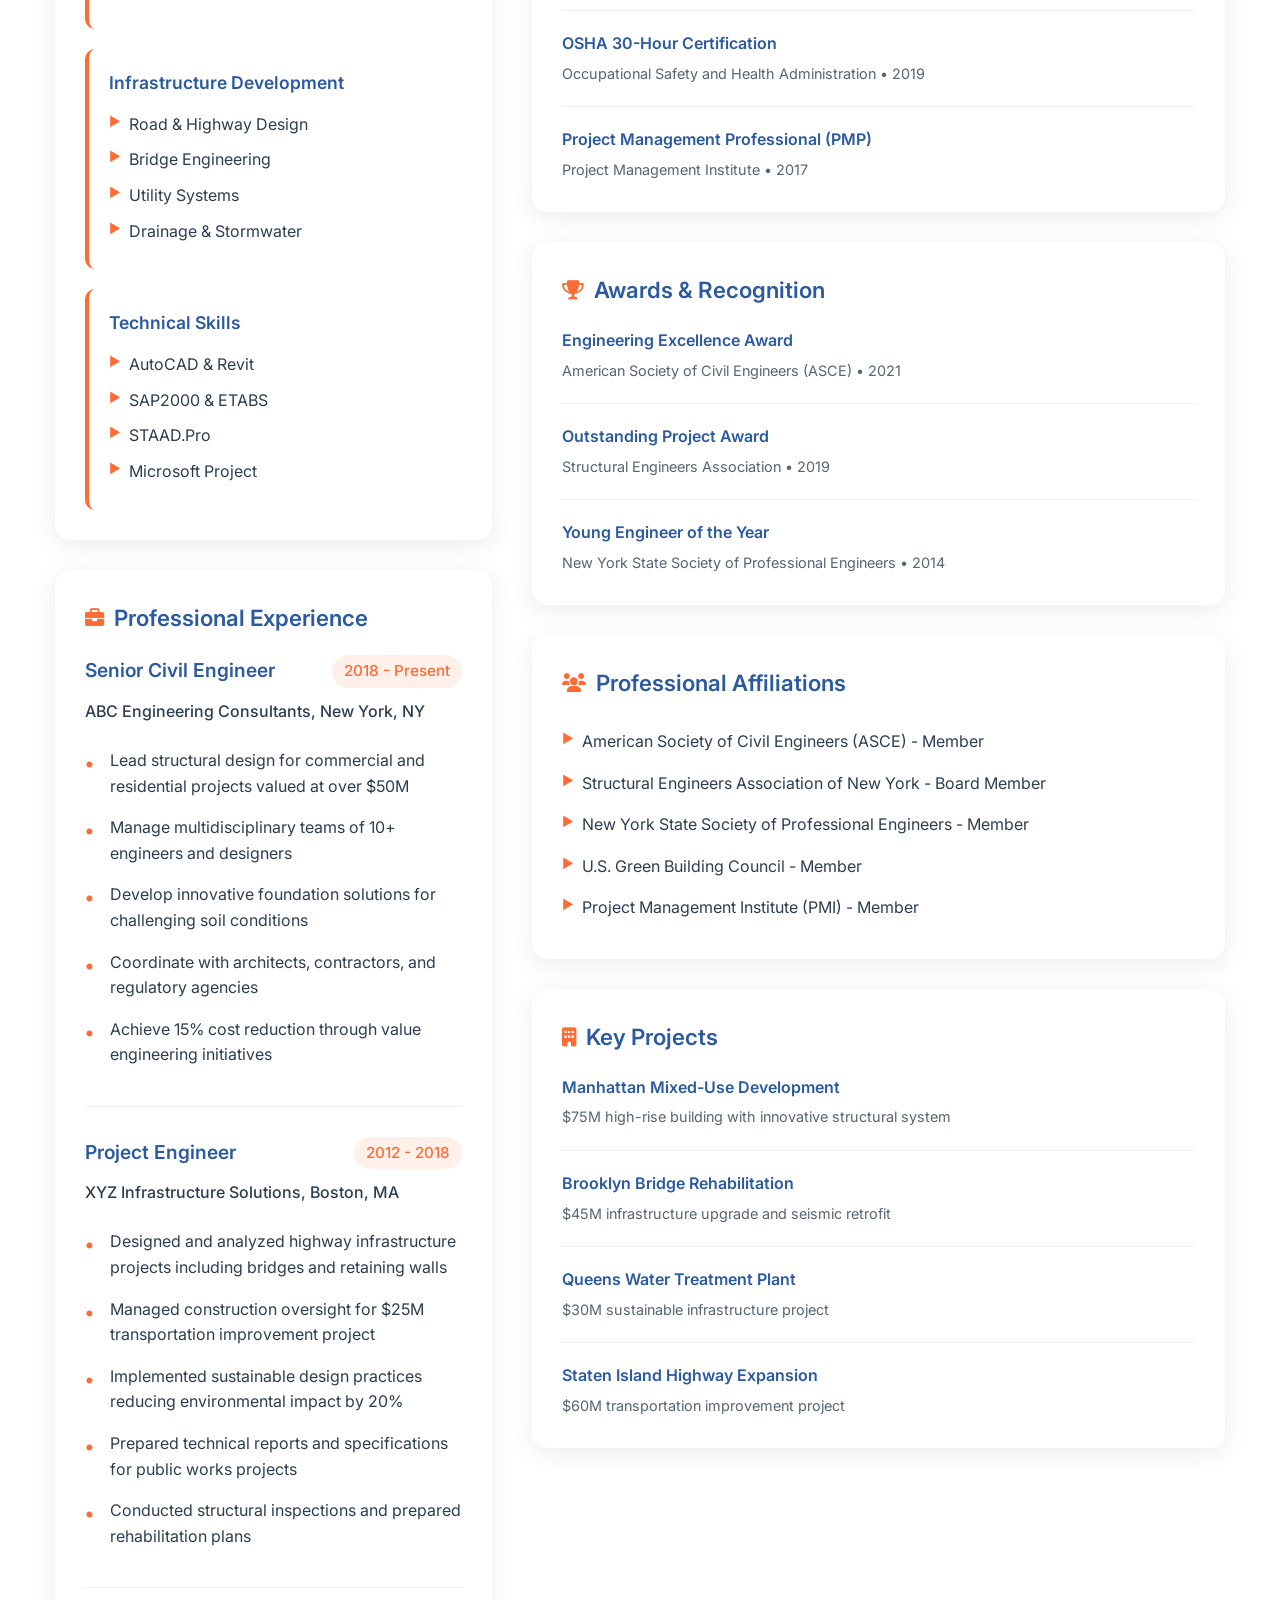
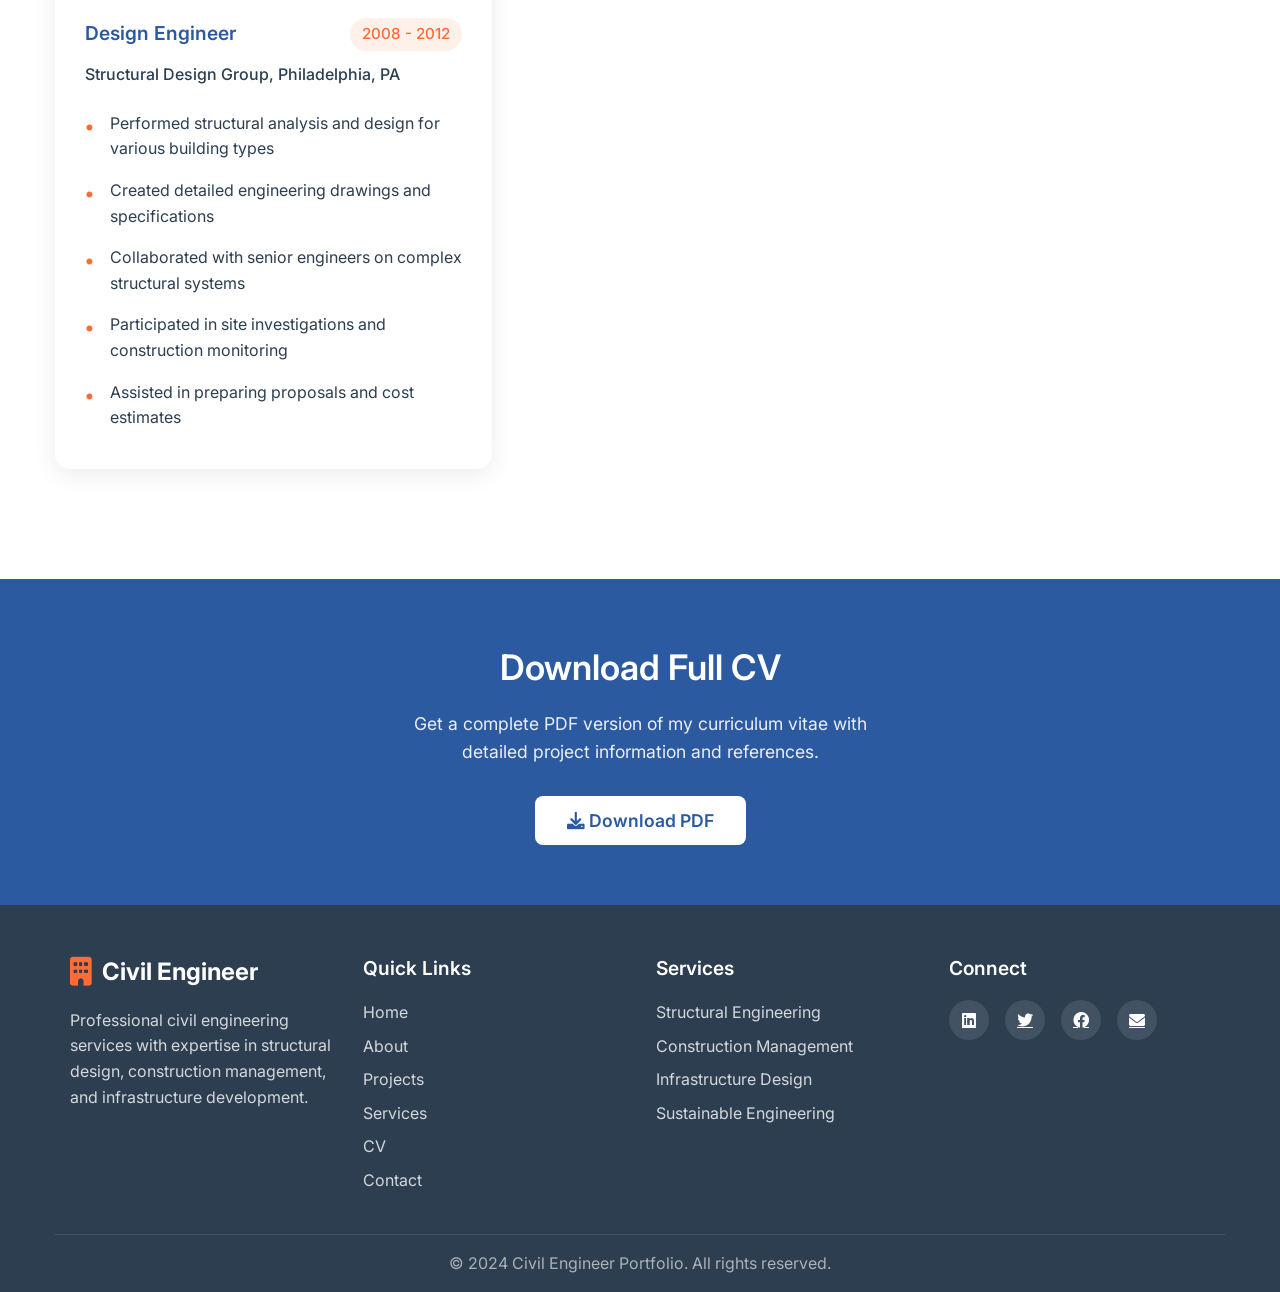
<file: cv.html>
<!DOCTYPE html>
<html lang="en">
<head>
    <meta charset="UTF-8">
    <meta name="viewport" content="width=device-width, initial-scale=1.0">
    <title>CV - Professional Civil Engineer</title>
    <link rel="stylesheet" href="style.css">
    <link rel="stylesheet" href="cv.css">
    <link href="https://fonts.googleapis.com/css2?family=Inter:wght@300;400;500;600;700&display=swap" rel="stylesheet">
    <link rel="stylesheet" href="https://cdnjs.cloudflare.com/ajax/libs/font-awesome/6.0.0/css/all.min.css">
</head>
<body>
    <!-- Navigation -->
    <nav class="navbar">
        <div class="nav-container">
            <div class="nav-logo">
                <i class="fas fa-building"></i>
                <span>Civil Engineer</span>
            </div>
            <ul class="nav-menu">
                <li class="nav-item">
                    <a href="index.html" class="nav-link">Home</a>
                </li>
                <li class="nav-item">
                    <a href="index.html#about" class="nav-link">About</a>
                </li>
                <li class="nav-item">
                    <a href="index.html#projects" class="nav-link">Projects</a>
                </li>
                <li class="nav-item">
                    <a href="index.html#services" class="nav-link">Services</a>
                </li>
                <li class="nav-item">
                    <a href="cv.html" class="nav-link active">CV</a>
                </li>
                <li class="nav-item">
                    <a href="index.html#contact" class="nav-link">Contact</a>
                </li>
            </ul>
            <div class="hamburger">
                <span class="bar"></span>
                <span class="bar"></span>
                <span class="bar"></span>
            </div>
        </div>
    </nav>

    <!-- CV Header -->
    <section class="cv-header">
        <div class="container">
            <div class="cv-intro">
                <h1>John Smith</h1>
                <h2>Professional Civil Engineer</h2>
                <p>Experienced civil engineer with over 20 years of expertise in structural design, construction management, and infrastructure development. Committed to delivering innovative and sustainable engineering solutions.</p>
                <div class="cv-contact-info">
                    <div class="contact-item">
                        <i class="fas fa-envelope"></i>
                        <span>john.smith@email.com</span>
                    </div>
                    <div class="contact-item">
                        <i class="fas fa-phone"></i>
                        <span>+1 (555) 123-4567</span>
                    </div>
                    <div class="contact-item">
                        <i class="fas fa-map-marker-alt"></i>
                        <span>New York, NY</span>
                    </div>
                    <div class="contact-item">
                        <i class="fab fa-linkedin"></i>
                        <span>linkedin.com/in/johnsmith</span>
                    </div>
                </div>
            </div>
        </div>
    </section>

    <!-- CV Content -->
    <section class="cv-content">
        <div class="container">
            <div class="cv-grid">
                <!-- Left Column -->
                <div class="cv-left">
                    <!-- Professional Summary -->
                    <div class="cv-section">
                        <h3><i class="fas fa-user"></i> Professional Summary</h3>
                        <p>Dedicated Professional Engineer (PE) with extensive experience in civil engineering projects ranging from residential developments to large-scale infrastructure. Expertise in structural analysis, construction management, and sustainable design practices. Proven track record of delivering projects on time and within budget while maintaining the highest quality standards.</p>
                    </div>

                    <!-- Core Competencies -->
                    <div class="cv-section">
                        <h3><i class="fas fa-cogs"></i> Core Competencies</h3>
                        <div class="competencies-grid">
                            <div class="competency-item">
                                <h4>Structural Engineering</h4>
                                <ul>
                                    <li>Building Design & Analysis</li>
                                    <li>Foundation Engineering</li>
                                    <li>Seismic Design</li>
                                    <li>Steel & Concrete Structures</li>
                                </ul>
                            </div>
                            <div class="competency-item">
                                <h4>Construction Management</h4>
                                <ul>
                                    <li>Project Planning & Scheduling</li>
                                    <li>Cost Estimation & Control</li>
                                    <li>Quality Assurance</li>
                                    <li>Risk Management</li>
                                </ul>
                            </div>
                            <div class="competency-item">
                                <h4>Infrastructure Development</h4>
                                <ul>
                                    <li>Road & Highway Design</li>
                                    <li>Bridge Engineering</li>
                                    <li>Utility Systems</li>
                                    <li>Drainage & Stormwater</li>
                                </ul>
                            </div>
                            <div class="competency-item">
                                <h4>Technical Skills</h4>
                                <ul>
                                    <li>AutoCAD & Revit</li>
                                    <li>SAP2000 & ETABS</li>
                                    <li>STAAD.Pro</li>
                                    <li>Microsoft Project</li>
                                </ul>
                            </div>
                        </div>
                    </div>

                    <!-- Professional Experience -->
                    <div class="cv-section">
                        <h3><i class="fas fa-briefcase"></i> Professional Experience</h3>
                        
                        <div class="experience-item">
                            <div class="experience-header">
                                <h4>Senior Civil Engineer</h4>
                                <span class="experience-date">2018 - Present</span>
                            </div>
                            <p class="company-name">ABC Engineering Consultants, New York, NY</p>
                            <ul class="experience-details">
                                <li>Lead structural design for commercial and residential projects valued at over $50M</li>
                                <li>Manage multidisciplinary teams of 10+ engineers and designers</li>
                                <li>Develop innovative foundation solutions for challenging soil conditions</li>
                                <li>Coordinate with architects, contractors, and regulatory agencies</li>
                                <li>Achieve 15% cost reduction through value engineering initiatives</li>
                            </ul>
                        </div>

                        <div class="experience-item">
                            <div class="experience-header">
                                <h4>Project Engineer</h4>
                                <span class="experience-date">2012 - 2018</span>
                            </div>
                            <p class="company-name">XYZ Infrastructure Solutions, Boston, MA</p>
                            <ul class="experience-details">
                                <li>Designed and analyzed highway infrastructure projects including bridges and retaining walls</li>
                                <li>Managed construction oversight for $25M transportation improvement project</li>
                                <li>Implemented sustainable design practices reducing environmental impact by 20%</li>
                                <li>Prepared technical reports and specifications for public works projects</li>
                                <li>Conducted structural inspections and prepared rehabilitation plans</li>
                            </ul>
                        </div>

                        <div class="experience-item">
                            <div class="experience-header">
                                <h4>Design Engineer</h4>
                                <span class="experience-date">2008 - 2012</span>
                            </div>
                            <p class="company-name">Structural Design Group, Philadelphia, PA</p>
                            <ul class="experience-details">
                                <li>Performed structural analysis and design for various building types</li>
                                <li>Created detailed engineering drawings and specifications</li>
                                <li>Collaborated with senior engineers on complex structural systems</li>
                                <li>Participated in site investigations and construction monitoring</li>
                                <li>Assisted in preparing proposals and cost estimates</li>
                            </ul>
                        </div>
                    </div>
                </div>

                <!-- Right Column -->
                <div class="cv-right">
                    <!-- Education -->
                    <div class="cv-section">
                        <h3><i class="fas fa-graduation-cap"></i> Education</h3>
                        <div class="education-item">
                            <h4>Master of Science in Civil Engineering</h4>
                            <p class="education-institution">Massachusetts Institute of Technology (MIT)</p>
                            <p class="education-date">2006 - 2008</p>
                            <p class="education-details">GPA: 3.8/4.0 • Focus: Structural Engineering</p>
                        </div>
                        <div class="education-item">
                            <h4>Bachelor of Science in Civil Engineering</h4>
                            <p class="education-institution">University of California, Berkeley</p>
                            <p class="education-date">2002 - 2006</p>
                            <p class="education-details">GPA: 3.6/4.0 • Magna Cum Laude</p>
                        </div>
                    </div>

                    <!-- Licenses & Certifications -->
                    <div class="cv-section">
                        <h3><i class="fas fa-certificate"></i> Licenses & Certifications</h3>
                        <div class="certification-item">
                            <h4>Professional Engineer (PE) License</h4>
                            <p>New York State • License #12345 • 2010</p>
                        </div>
                        <div class="certification-item">
                            <h4>LEED Accredited Professional</h4>
                            <p>U.S. Green Building Council • 2015</p>
                        </div>
                        <div class="certification-item">
                            <h4>OSHA 30-Hour Certification</h4>
                            <p>Occupational Safety and Health Administration • 2019</p>
                        </div>
                        <div class="certification-item">
                            <h4>Project Management Professional (PMP)</h4>
                            <p>Project Management Institute • 2017</p>
                        </div>
                    </div>

                    <!-- Awards & Recognition -->
                    <div class="cv-section">
                        <h3><i class="fas fa-trophy"></i> Awards & Recognition</h3>
                        <div class="award-item">
                            <h4>Engineering Excellence Award</h4>
                            <p>American Society of Civil Engineers (ASCE) • 2021</p>
                        </div>
                        <div class="award-item">
                            <h4>Outstanding Project Award</h4>
                            <p>Structural Engineers Association • 2019</p>
                        </div>
                        <div class="award-item">
                            <h4>Young Engineer of the Year</h4>
                            <p>New York State Society of Professional Engineers • 2014</p>
                        </div>
                    </div>

                    <!-- Professional Affiliations -->
                    <div class="cv-section">
                        <h3><i class="fas fa-users"></i> Professional Affiliations</h3>
                        <ul class="affiliations-list">
                            <li>American Society of Civil Engineers (ASCE) - Member</li>
                            <li>Structural Engineers Association of New York - Board Member</li>
                            <li>New York State Society of Professional Engineers - Member</li>
                            <li>U.S. Green Building Council - Member</li>
                            <li>Project Management Institute (PMI) - Member</li>
                        </ul>
                    </div>

                    <!-- Key Projects -->
                    <div class="cv-section">
                        <h3><i class="fas fa-building"></i> Key Projects</h3>
                        <div class="project-item">
                            <h4>Manhattan Mixed-Use Development</h4>
                            <p>$75M high-rise building with innovative structural system</p>
                        </div>
                        <div class="project-item">
                            <h4>Brooklyn Bridge Rehabilitation</h4>
                            <p>$45M infrastructure upgrade and seismic retrofit</p>
                        </div>
                        <div class="project-item">
                            <h4>Queens Water Treatment Plant</h4>
                            <p>$30M sustainable infrastructure project</p>
                        </div>
                        <div class="project-item">
                            <h4>Staten Island Highway Expansion</h4>
                            <p>$60M transportation improvement project</p>
                        </div>
                    </div>
                </div>
            </div>
        </div>
    </section>

    <!-- Download Section -->
    <section class="cv-download">
        <div class="container">
            <div class="download-content">
                <h3>Download Full CV</h3>
                <p>Get a complete PDF version of my curriculum vitae with detailed project information and references.</p>
                <button class="btn btn-primary">
                    <i class="fas fa-download"></i>
                    Download PDF
                </button>
            </div>
        </div>
    </section>

    <!-- Footer -->
    <footer class="footer">
        <div class="container">
            <div class="footer-content">
                <div class="footer-section">
                    <div class="footer-logo">
                        <i class="fas fa-building"></i>
                        <span>Civil Engineer</span>
                    </div>
                    <p>Professional civil engineering services with expertise in structural design, construction management, and infrastructure development.</p>
                </div>
                
                <div class="footer-section">
                    <h4>Quick Links</h4>
                    <ul>
                        <li><a href="index.html">Home</a></li>
                        <li><a href="index.html#about">About</a></li>
                        <li><a href="index.html#projects">Projects</a></li>
                        <li><a href="index.html#services">Services</a></li>
                        <li><a href="cv.html">CV</a></li>
                        <li><a href="index.html#contact">Contact</a></li>
                    </ul>
                </div>
                
                <div class="footer-section">
                    <h4>Services</h4>
                    <ul>
                        <li><a href="index.html#services">Structural Engineering</a></li>
                        <li><a href="index.html#services">Construction Management</a></li>
                        <li><a href="index.html#services">Infrastructure Design</a></li>
                        <li><a href="index.html#services">Sustainable Engineering</a></li>
                    </ul>
                </div>
                
                <div class="footer-section">
                    <h4>Connect</h4>
                    <div class="social-links">
                        <a href="#"><i class="fab fa-linkedin"></i></a>
                        <a href="#"><i class="fab fa-twitter"></i></a>
                        <a href="#"><i class="fab fa-facebook"></i></a>
                        <a href="#"><i class="fas fa-envelope"></i></a>
                    </div>
                </div>
            </div>
            
            <div class="footer-bottom">
                <p>&copy; 2024 Civil Engineer Portfolio. All rights reserved.</p>
            </div>
        </div>
    </footer>

    <script src="index.js"></script>
    <script>
        // Add CV-specific functionality
        document.addEventListener('DOMContentLoaded', () => {
            // Download button functionality
            const downloadBtn = document.querySelector('.btn-primary');
            if (downloadBtn) {
                downloadBtn.addEventListener('click', () => {
                    // Simulate download
                    showNotification('CV download started!', 'success');
                    
                    // In a real application, this would trigger an actual file download
                    setTimeout(() => {
                        showNotification('CV downloaded successfully!', 'success');
                    }, 2000);
                });
            }
        });
    </script>
</body>
</html>
</file>
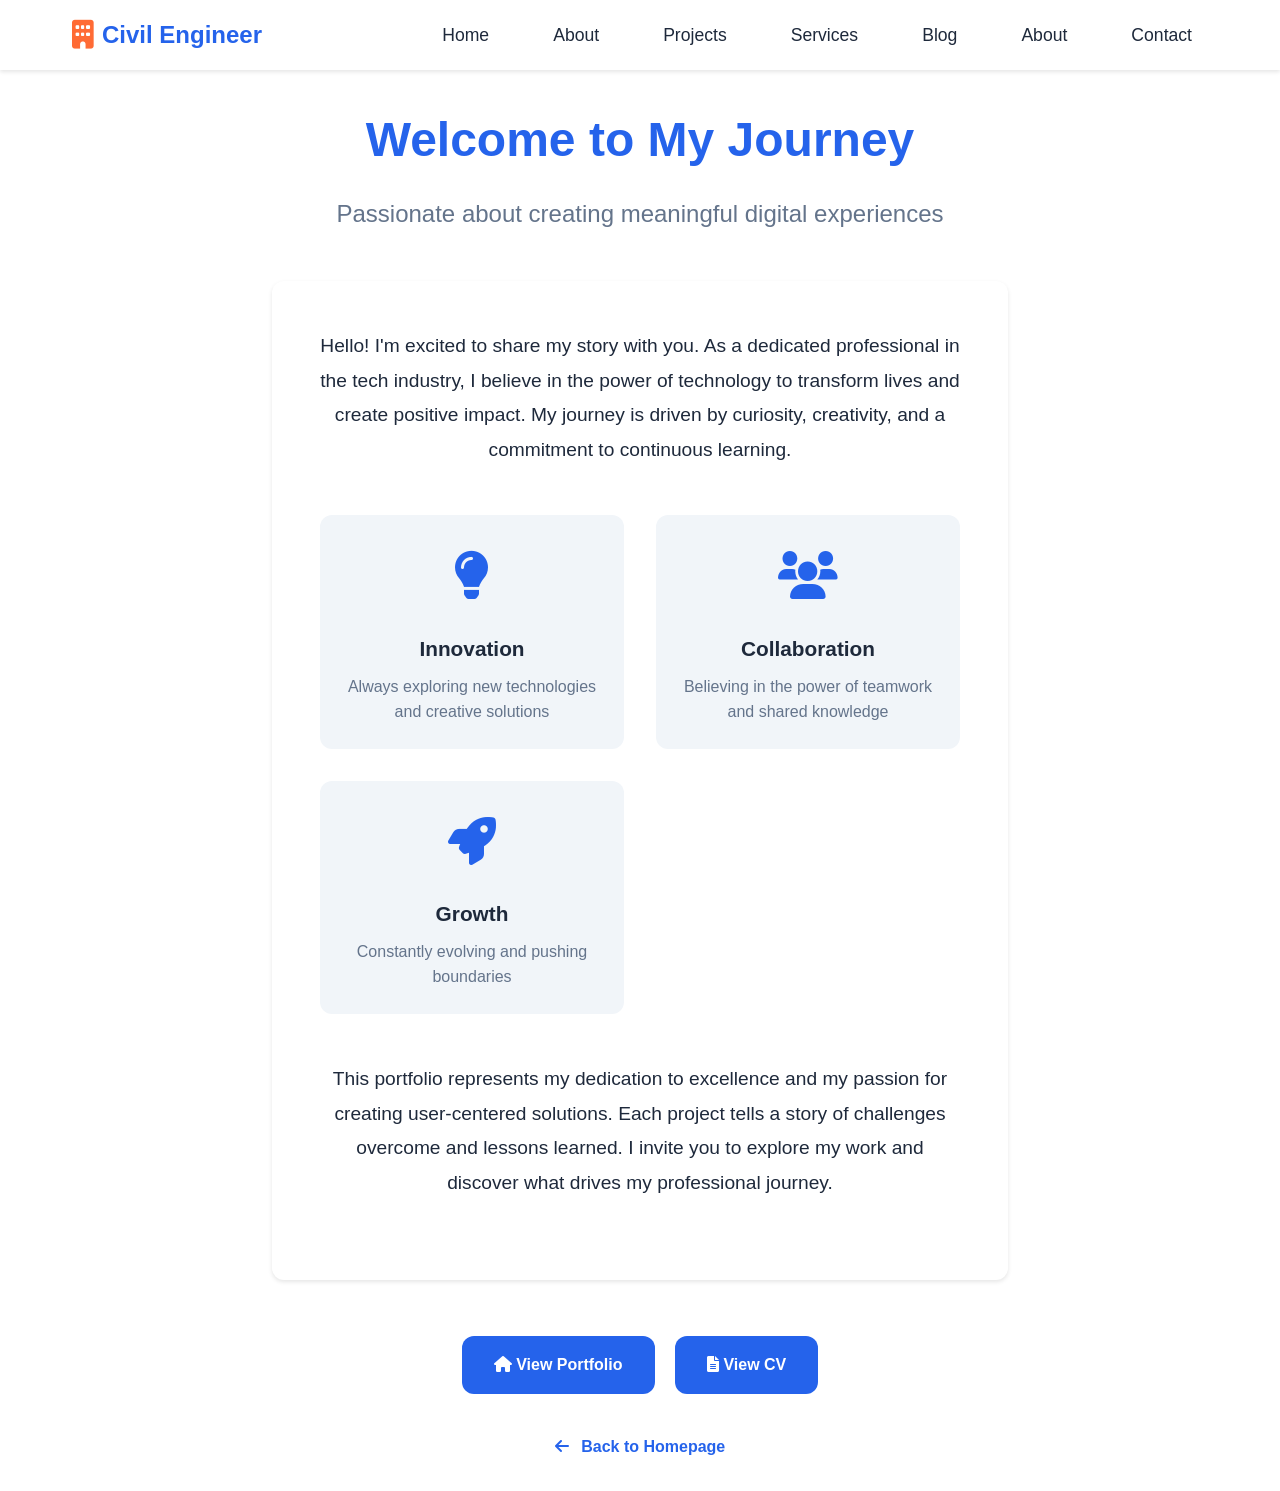
<file: intro.html>
<!DOCTYPE html>
<html lang="en">
<head>
    <meta charset="UTF-8">
    <meta name="viewport" content="width=device-width, initial-scale=1.0">
    <title>Introduction - Your Portfolio</title>
    <link rel="stylesheet" href="style.css">
    <link rel="stylesheet" href="https://cdnjs.cloudflare.com/ajax/libs/font-awesome/6.0.0/css/all.min.css" rel="stylesheet">
    
    <!-- Navigation -->
    <nav class="navbar">
        <div class="nav-container">
            <div class="nav-logo">
                <i class="fas fa-building"></i>
                <span>Civil Engineer</span>
            </div>
            <ul class="nav-menu">
                <li class="nav-item">
                    <a href="index.html" class="nav-link" target="_blank">Home</a>
                </li>
                <li class="nav-item">
                    <a href="index.html#about" class="nav-link" target="_blank">About</a>
                </li>
                <li class="nav-item">
                    <a href="index.html#projects" class="nav-link" target="_blank">Projects</a>
                </li>
                <li class="nav-item">
                    <a href="services.html" class="nav-link" target="_blank">Services</a>
                </li>
                <li class="nav-item">
                    <a href="blog.html" class="nav-link" target="_blank">Blog</a>
                </li>
                <li class="nav-item">
                    <a href="intro.html" class="nav-link">About</a>
                </li>
                <li class="nav-item">
                    <a href="index.html#contact" class="nav-link" target="_blank">Contact</a>
                </li>
            </ul>
            <div class="hamburger">
                <span class="bar"></span>
                <span class="bar"></span>
                <span class="bar"></span>
            </div>
        </div>
    </nav>
    
    <style>
        /* Navigation Styles */
        .navbar {
            position: fixed;
            top: 0;
            width: 100%;
            background: var(--white);
            box-shadow: var(--shadow-light);
            z-index: 1000;
            transition: var(--transition);
        }
        
        .nav-container {
            max-width: 1200px;
            margin: 0 auto;
            padding: 0 2rem;
            display: flex;
            justify-content: space-between;
            align-items: center;
            height: 70px;
        }
        
        .nav-logo {
            display: flex;
            align-items: center;
            font-size: 1.5rem;
            font-weight: 700;
            color: var(--primary-color);
        }
        
        .nav-logo i {
            margin-right: 0.5rem;
            font-size: 1.8rem;
        }
        
        .nav-menu {
            display: flex;
            list-style: none;
            margin: 0;
            padding: 0;
            gap: 2rem;
        }
        
        .nav-link {
            color: var(--text-dark);
            text-decoration: none;
            font-weight: 500;
            transition: var(--transition);
            padding: 0.5rem 1rem;
            border-radius: 5px;
        }
        
        .nav-link:hover {
            color: var(--primary-color);
            background: var(--light-color);
        }
        
        .hamburger {
            display: none;
            flex-direction: column;
            cursor: pointer;
        }
        
        .bar {
            width: 25px;
            height: 3px;
            background: var(--text-dark);
            margin: 3px 0;
            transition: var(--transition);
        }
        
        @media (max-width: 768px) {
            .nav-menu {
                position: fixed;
                left: -100%;
                top: 70px;
                flex-direction: column;
                background: var(--white);
                width: 100%;
                text-align: center;
                transition: 0.3s;
                box-shadow: 0 10px 27px rgba(0,0,0,0.05);
                padding: 2rem 0;
            }
            
            .nav-menu.active {
                left: 0;
            }
            
            .hamburger {
                display: flex;
            }
        }

        /* CSS Variables */
        :root {
            --primary-color: #2563eb;
            --primary-dark: #1d4ed8;
            --secondary-color: #f8fafc;
            --text-dark: #1e293b;
            --text-light: #64748b;
            --white: #ffffff;
            --gray-light: #e2e8f0;
            --light-color: #f1f5f9;
            --border-radius: 12px;
            --shadow-light: 0 2px 4px rgba(0,0,0,0.1);
            --shadow-medium: 0 4px 6px rgba(0,0,0,0.1);
            --transition: all 0.3s ease;
        }

        body {
            padding-top: 70px;
        }
        .intro-container {
            max-width: 800px;
            margin: 0 auto;
            padding: 2rem;
            text-align: center;
        }
        
        .intro-header {
            margin-bottom: 3rem;
        }
        
        .intro-title {
            font-size: 3rem;
            color: var(--primary-color);
            margin-bottom: 1rem;
            font-weight: 700;
        }
        
        .intro-subtitle {
            font-size: 1.5rem;
            color: var(--text-light);
            margin-bottom: 2rem;
        }
        
        .intro-content {
            background: var(--white);
            padding: 3rem;
            border-radius: var(--border-radius);
            box-shadow: var(--shadow-light);
            margin-bottom: 2rem;
        }
        
        .intro-text {
            font-size: 1.2rem;
            line-height: 1.8;
            color: var(--text-dark);
            margin-bottom: 2rem;
        }
        
        .intro-highlights {
            display: grid;
            grid-template-columns: repeat(auto-fit, minmax(200px, 1fr));
            gap: 2rem;
            margin: 3rem 0;
        }
        
        .highlight-item {
            text-align: center;
            padding: 1.5rem;
            background: var(--light-color);
            border-radius: var(--border-radius);
            transition: var(--transition);
        }
        
        .highlight-item:hover {
            transform: translateY(-5px);
            box-shadow: var(--shadow-medium);
        }
        
        .highlight-icon {
            font-size: 3rem;
            color: var(--primary-color);
            margin-bottom: 1rem;
        }
        
        .highlight-title {
            font-size: 1.3rem;
            font-weight: 600;
            color: var(--text-dark);
            margin-bottom: 0.5rem;
        }
        
        .highlight-text {
            color: var(--text-light);
            font-size: 1rem;
        }
        
        .intro-cta {
            margin-top: 3rem;
        }
        
        .cta-button {
            display: inline-block;
            padding: 1rem 2rem;
            background: var(--primary-color);
            color: var(--white);
            text-decoration: none;
            border-radius: var(--border-radius);
            font-weight: 600;
            transition: var(--transition);
            margin: 0.5rem;
        }
        
        .cta-button:hover {
            background: var(--primary-dark);
            transform: translateY(-2px);
        }
        
        .back-link {
            display: inline-block;
            margin-top: 2rem;
            color: var(--primary-color);
            text-decoration: none;
            font-weight: 600;
            transition: var(--transition);
        }
        
        .back-link:hover {
            color: var(--primary-dark);
        }
        
        .back-link i {
            margin-right: 0.5rem;
        }
    </style>
</head>
<body>
    <div class="intro-container">
        <div class="intro-header">
            <h1 class="intro-title">Welcome to My Journey</h1>
            <p class="intro-subtitle">Passionate about creating meaningful digital experiences</p>
        </div>
        
        <div class="intro-content">
            <p class="intro-text">
                Hello! I'm excited to share my story with you. As a dedicated professional in the tech industry, 
                I believe in the power of technology to transform lives and create positive impact. My journey 
                is driven by curiosity, creativity, and a commitment to continuous learning.
            </p>
            
            <div class="intro-highlights">
                <div class="highlight-item">
                    <div class="highlight-icon">
                        <i class="fas fa-lightbulb"></i>
                    </div>
                    <h3 class="highlight-title">Innovation</h3>
                    <p class="highlight-text">Always exploring new technologies and creative solutions</p>
                </div>
                
                <div class="highlight-item">
                    <div class="highlight-icon">
                        <i class="fas fa-users"></i>
                    </div>
                    <h3 class="highlight-title">Collaboration</h3>
                    <p class="highlight-text">Believing in the power of teamwork and shared knowledge</p>
                </div>
                
                <div class="highlight-item">
                    <div class="highlight-icon">
                        <i class="fas fa-rocket"></i>
                    </div>
                    <h3 class="highlight-title">Growth</h3>
                    <p class="highlight-text">Constantly evolving and pushing boundaries</p>
                </div>
            </div>
            
            <p class="intro-text">
                This portfolio represents my dedication to excellence and my passion for creating 
                user-centered solutions. Each project tells a story of challenges overcome and 
                lessons learned. I invite you to explore my work and discover what drives my 
                professional journey.
            </p>
        </div>
        
        <div class="intro-cta">
            <a href="index.html" class="cta-button">
                <i class="fas fa-home"></i> View Portfolio
            </a>
            <a href="cv.html" class="cta-button">
                <i class="fas fa-file-alt"></i> View CV
            </a>
        </div>
        
        <a href="index.html" class="back-link">
            <i class="fas fa-arrow-left"></i> Back to Homepage
        </a>
    </div>
</body>
</html>
</file>
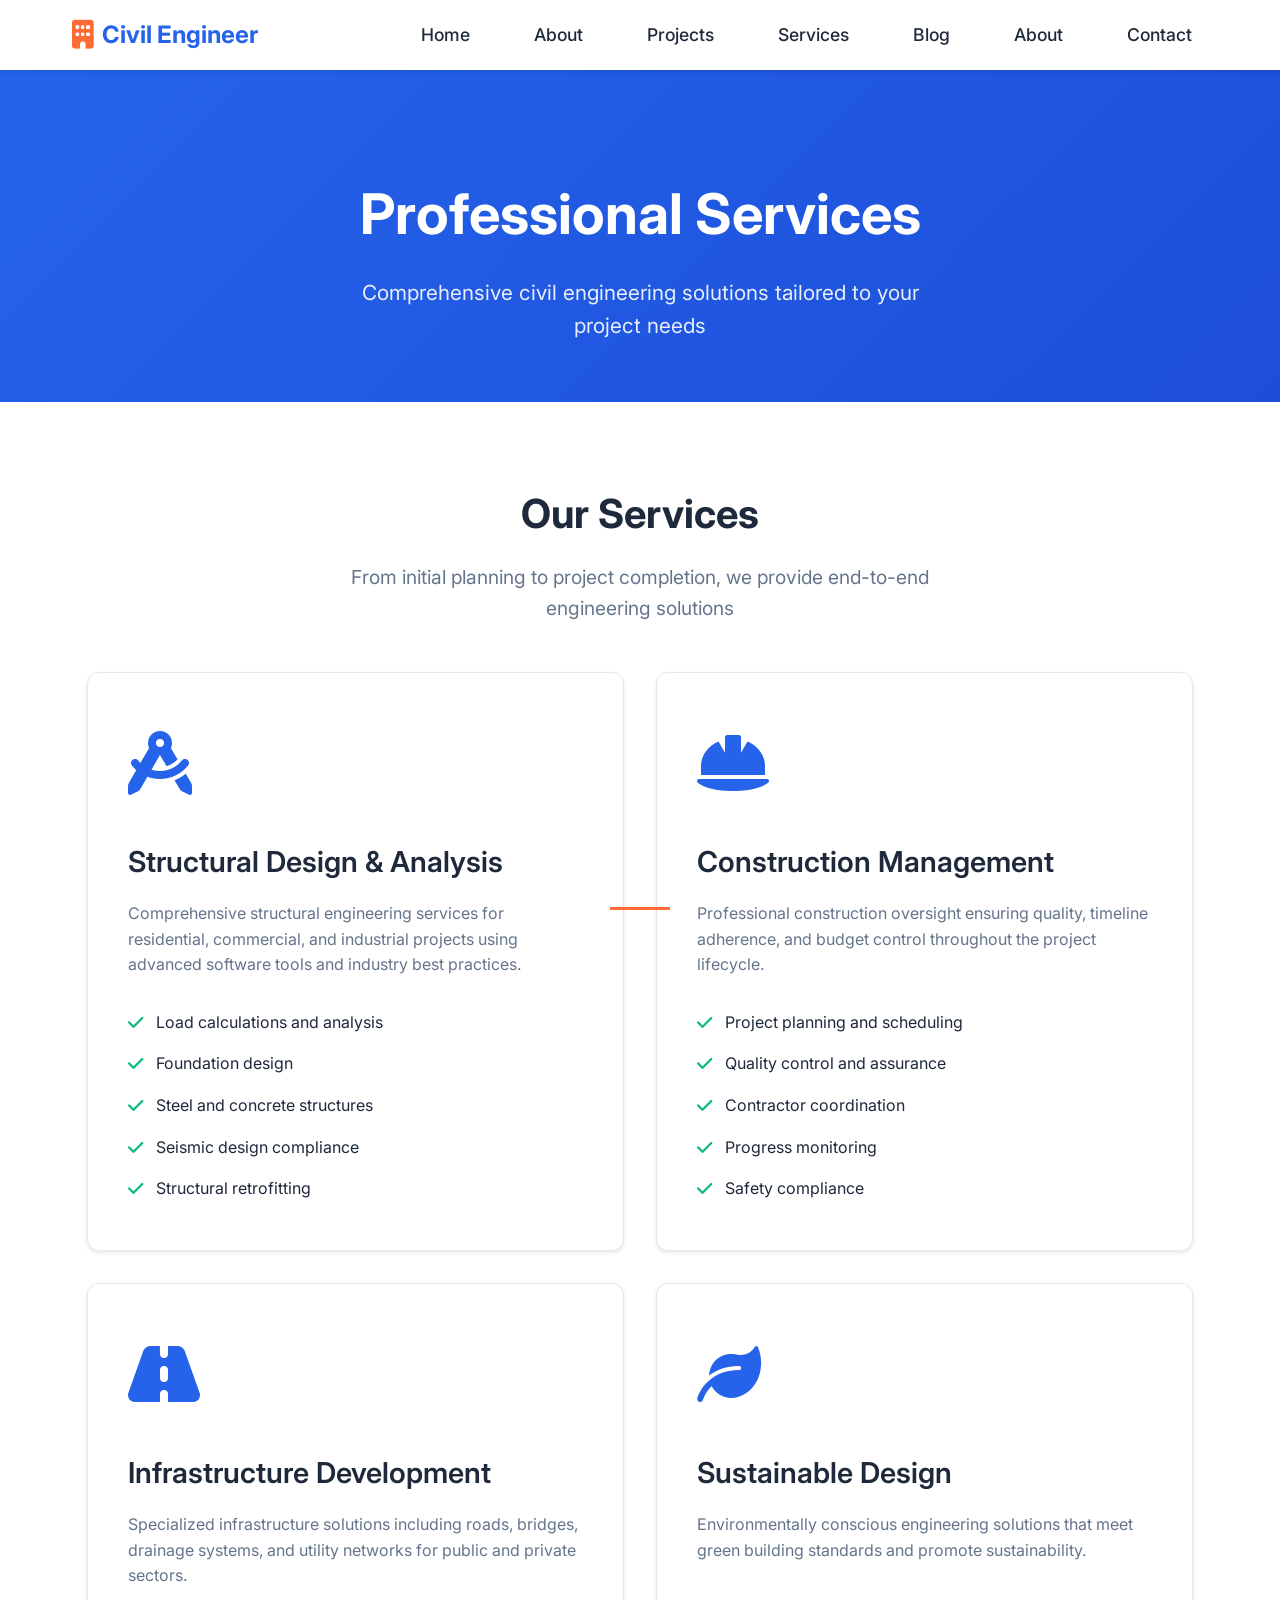
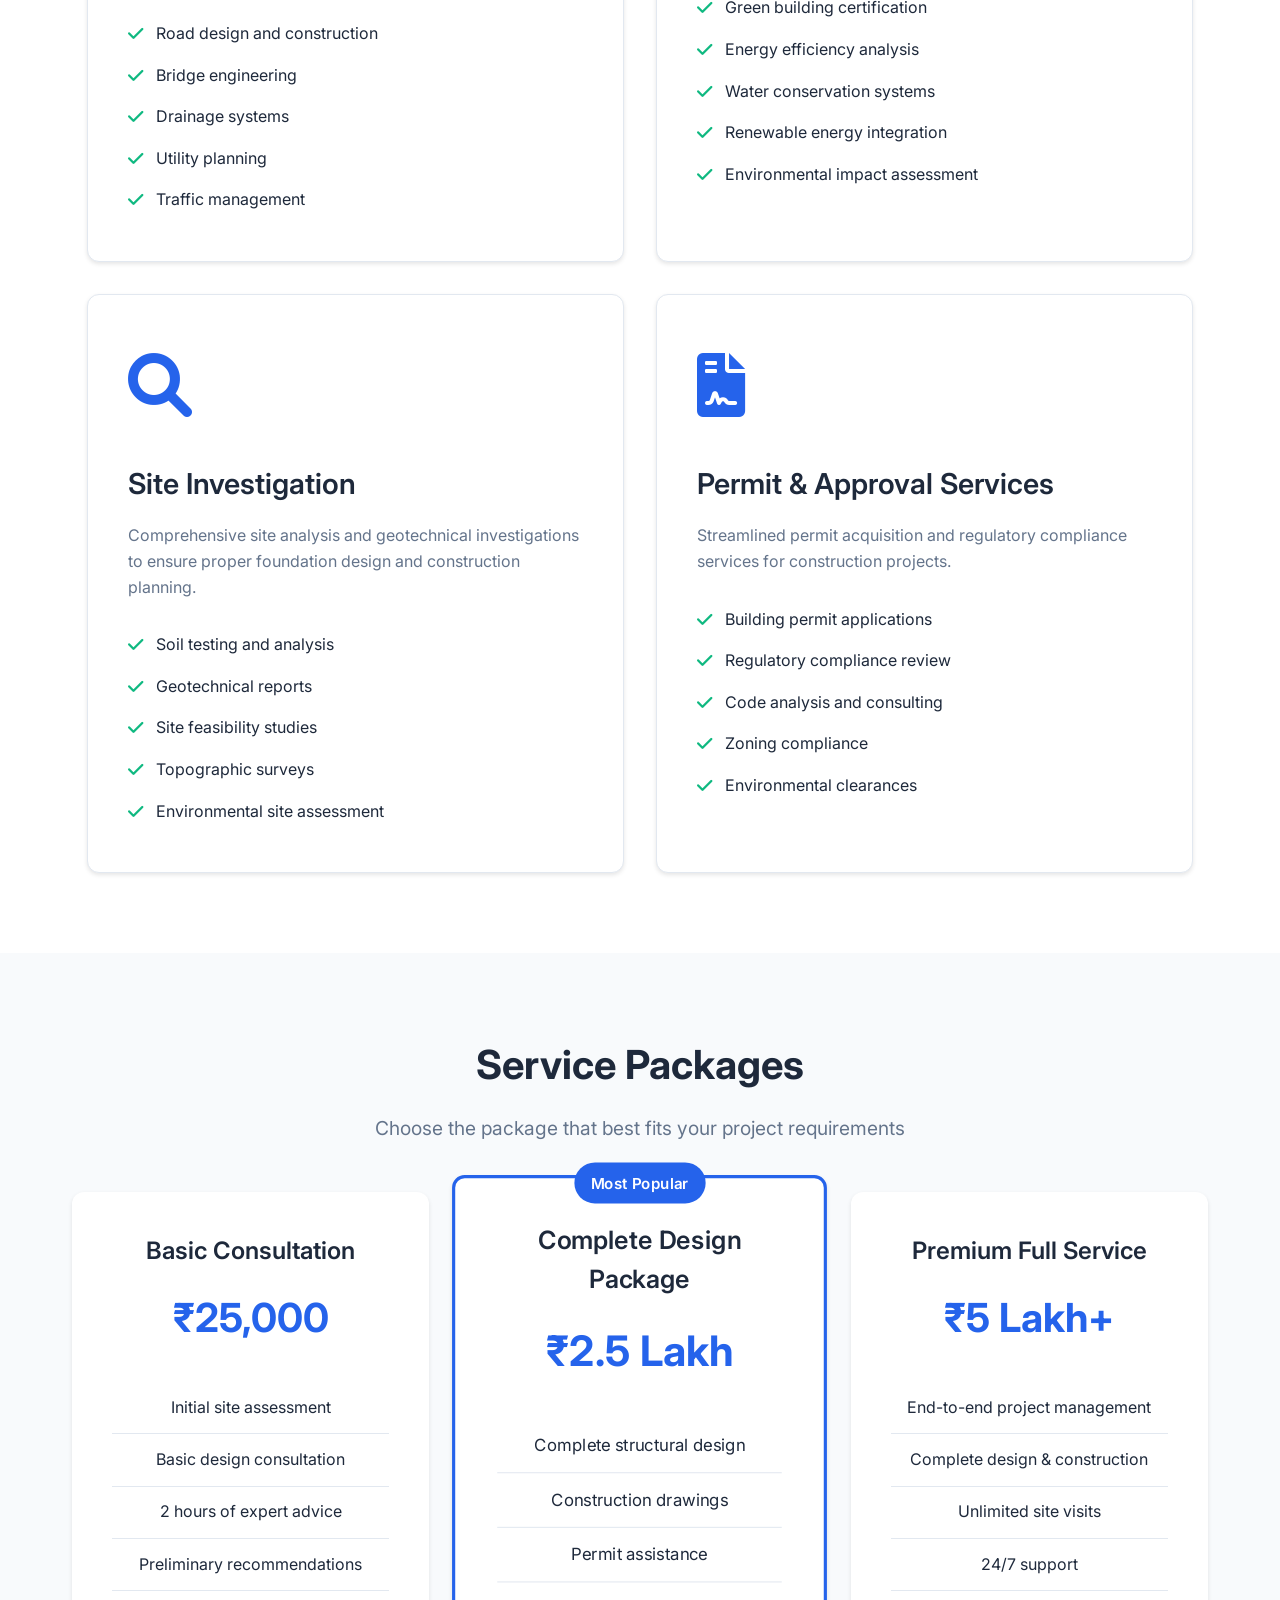
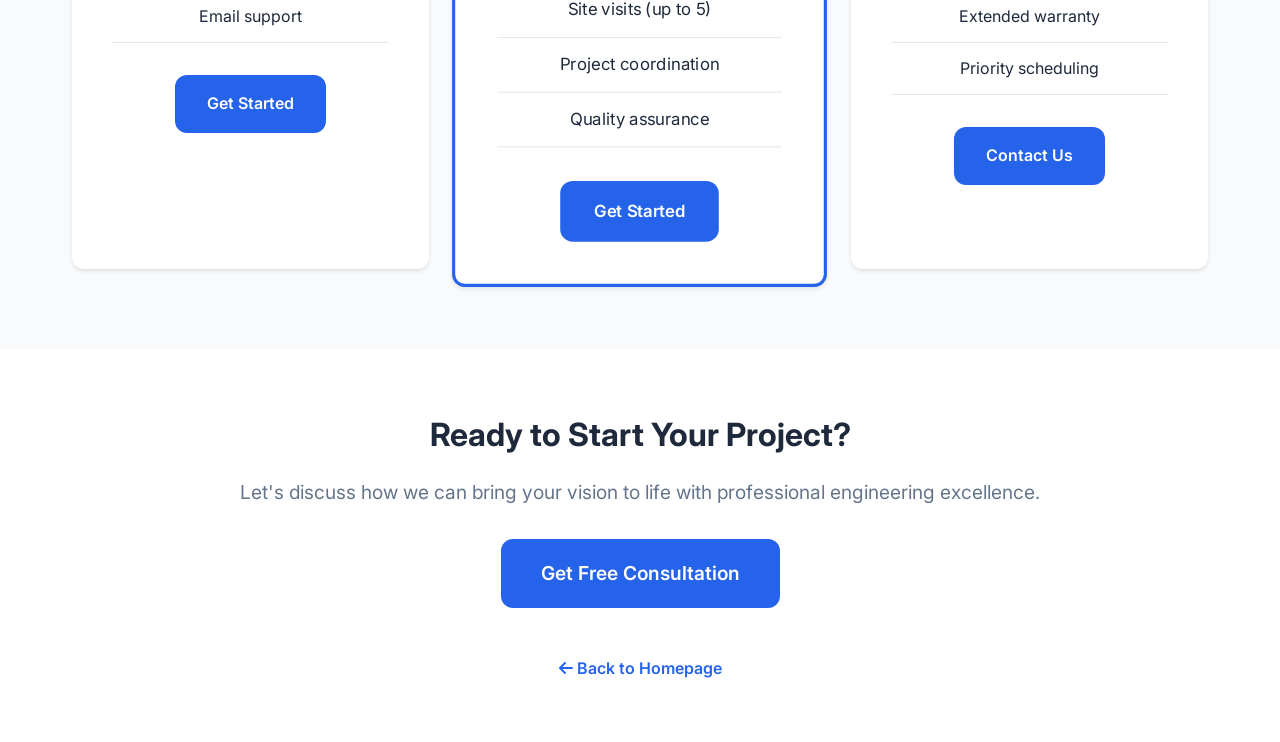
<file: services.html>
<!DOCTYPE html>
<html lang="en">
<head>
    <meta charset="UTF-8">
    <meta name="viewport" content="width=device-width, initial-scale=1.0">
    <title>Services - Professional Civil Engineering</title>
    <link rel="stylesheet" href="style.css">
    <link href="https://fonts.googleapis.com/css2?family=Inter:wght@300;400;500;600;700&display=swap" rel="stylesheet">
    <link rel="stylesheet" href="https://cdnjs.cloudflare.com/ajax/libs/font-awesome/6.0.0/css/all.min.css">
    <!-- Navigation -->
    <nav class="navbar">
        <div class="nav-container">
            <div class="nav-logo">
                <i class="fas fa-building"></i>
                <span>Civil Engineer</span>
            </div>
            <ul class="nav-menu">
                <li class="nav-item">
                    <a href="index.html" class="nav-link" target="_blank">Home</a>
                </li>
                <li class="nav-item">
                    <a href="index.html#about" class="nav-link" target="_blank">About</a>
                </li>
                <li class="nav-item">
                    <a href="index.html#projects" class="nav-link" target="_blank">Projects</a>
                </li>
                <li class="nav-item">
                    <a href="services.html" class="nav-link">Services</a>
                </li>
                <li class="nav-item">
                    <a href="blog.html" class="nav-link" target="_blank">Blog</a>
                </li>
                <li class="nav-item">
                    <a href="intro.html" class="nav-link" target="_blank">About</a>
                </li>
                <li class="nav-item">
                    <a href="index.html#contact" class="nav-link" target="_blank">Contact</a>
                </li>
            </ul>
            <div class="hamburger">
                <span class="bar"></span>
                <span class="bar"></span>
                <span class="bar"></span>
            </div>
        </div>
    </nav>

    <style>
        /* Navigation Styles */
        .navbar {
            position: fixed;
            top: 0;
            width: 100%;
            background: var(--white);
            box-shadow: var(--shadow-light);
            z-index: 1000;
            transition: var(--transition);
        }
        
        .nav-container {
            max-width: 1200px;
            margin: 0 auto;
            padding: 0 2rem;
            display: flex;
            justify-content: space-between;
            align-items: center;
            height: 70px;
        }
        
        .nav-logo {
            display: flex;
            align-items: center;
            font-size: 1.5rem;
            font-weight: 700;
            color: var(--primary-color);
        }
        
        .nav-logo i {
            margin-right: 0.5rem;
            font-size: 1.8rem;
        }
        
        .nav-menu {
            display: flex;
            list-style: none;
            margin: 0;
            padding: 0;
            gap: 2rem;
        }
        
        .nav-link {
            color: var(--text-dark);
            text-decoration: none;
            font-weight: 500;
            transition: var(--transition);
            padding: 0.5rem 1rem;
            border-radius: 5px;
        }
        
        .nav-link:hover {
            color: var(--primary-color);
            background: var(--light-color);
        }
        
        .hamburger {
            display: none;
            flex-direction: column;
            cursor: pointer;
        }
        
        .bar {
            width: 25px;
            height: 3px;
            background: var(--text-dark);
            margin: 3px 0;
            transition: var(--transition);
        }
        
        @media (max-width: 768px) {
            .nav-menu {
                position: fixed;
                left: -100%;
                top: 70px;
                flex-direction: column;
                background: var(--white);
                width: 100%;
                text-align: center;
                transition: 0.3s;
                box-shadow: 0 10px 27px rgba(0,0,0,0.05);
                padding: 2rem 0;
            }
            
            .nav-menu.active {
                left: 0;
            }
            
            .hamburger {
                display: flex;
            }
        }

        /* CSS Variables */
        :root {
            --primary-color: #2563eb;
            --primary-dark: #1d4ed8;
            --secondary-color: #f8fafc;
            --text-dark: #1e293b;
            --text-light: #64748b;
            --white: #ffffff;
            --gray-light: #e2e8f0;
            --light-color: #f1f5f9;
            --border-radius: 12px;
            --shadow-light: 0 2px 4px rgba(0,0,0,0.1);
            --shadow-medium: 0 4px 6px rgba(0,0,0,0.1);
            --transition: all 0.3s ease;
        }

        body {
            padding-top: 70px;
        }
        .services-hero {
            background: linear-gradient(135deg, var(--primary-color), var(--primary-dark));
            color: var(--white);
            padding: 100px 0 60px;
            text-align: center;
        }
        
        .services-hero h1 {
            font-size: 3.5rem;
            margin-bottom: 1rem;
            font-weight: 700;
        }
        
        .services-hero p {
            font-size: 1.3rem;
            opacity: 0.9;
            max-width: 600px;
            margin: 0 auto;
        }
        
        .services-overview {
            padding: 80px 0;
            background: var(--white);
        }
        
        .services-grid {
            display: grid;
            grid-template-columns: repeat(auto-fit, minmax(350px, 1fr));
            gap: 2rem;
            margin-top: 3rem;
        }
        
        .service-card-detailed {
            background: var(--white);
            border-radius: var(--border-radius);
            padding: 2.5rem;
            box-shadow: var(--shadow-light);
            transition: var(--transition);
            border: 1px solid var(--gray-light);
        }
        
        .service-card-detailed:hover {
            transform: translateY(-10px);
            box-shadow: var(--shadow-medium);
        }
        
        .service-icon-large {
            font-size: 4rem;
            color: var(--primary-color);
            margin-bottom: 1.5rem;
        }
        
        .service-card-detailed h3 {
            font-size: 1.8rem;
            font-weight: 600;
            margin-bottom: 1rem;
            color: var(--text-dark);
        }
        
        .service-card-detailed p {
            color: var(--text-light);
            line-height: 1.6;
            margin-bottom: 1.5rem;
        }
        
        .service-features {
            list-style: none;
            padding: 0;
        }
        
        .service-features li {
            padding: 0.5rem 0;
            color: var(--text-dark);
            display: flex;
            align-items: center;
        }
        
        .service-features li i {
            color: var(--success-color);
            margin-right: 0.8rem;
            font-size: 1.1rem;
        }
        
        .pricing-section {
            padding: 80px 0;
            background: var(--secondary-color);
        }
        
        .pricing-grid {
            display: grid;
            grid-template-columns: repeat(auto-fit, minmax(300px, 1fr));
            gap: 2rem;
            margin-top: 3rem;
        }
        
        .pricing-card {
            background: var(--white);
            border-radius: var(--border-radius);
            padding: 2.5rem;
            text-align: center;
            box-shadow: var(--shadow-light);
            transition: var(--transition);
            position: relative;
        }
        
        .pricing-card.featured {
            border: 3px solid var(--primary-color);
            transform: scale(1.05);
        }
        
        .pricing-card:hover {
            transform: translateY(-5px);
            box-shadow: var(--shadow-medium);
        }
        
        .pricing-card.featured:hover {
            transform: scale(1.05) translateY(-5px);
        }
        
        .pricing-badge {
            position: absolute;
            top: -15px;
            left: 50%;
            transform: translateX(-50%);
            background: var(--primary-color);
            color: var(--white);
            padding: 0.5rem 1rem;
            border-radius: 20px;
            font-size: 0.9rem;
            font-weight: 600;
        }
        
        .pricing-title {
            font-size: 1.5rem;
            font-weight: 600;
            margin-bottom: 1rem;
            color: var(--text-dark);
        }
        
        .pricing-amount {
            font-size: 2.5rem;
            font-weight: 700;
            color: var(--primary-color);
            margin-bottom: 1rem;
        }
        
        .pricing-features {
            list-style: none;
            padding: 0;
            margin: 2rem 0;
        }
        
        .pricing-features li {
            padding: 0.8rem 0;
            border-bottom: 1px solid var(--gray-light);
            color: var(--text-dark);
        }
        
        .cta-button {
            display: inline-block;
            padding: 1rem 2rem;
            background: var(--primary-color);
            color: var(--white);
            text-decoration: none;
            border-radius: var(--border-radius);
            font-weight: 600;
            transition: var(--transition);
        }
        
        .cta-button:hover {
            background: var(--primary-dark);
            transform: translateY(-2px);
        }
        
        .back-link {
            display: inline-block;
            margin-top: 3rem;
            color: var(--primary-color);
            text-decoration: none;
            font-weight: 600;
            transition: var(--transition);
        }
        
        .back-link:hover {
            color: var(--primary-dark);
        }
        
        .section-title {
            text-align: center;
            font-size: 2.5rem;
            font-weight: 700;
            margin-bottom: 1rem;
            color: var(--text-dark);
        }
        
        .section-subtitle {
            text-align: center;
            color: var(--text-light);
            font-size: 1.2rem;
            max-width: 600px;
            margin: 0 auto 3rem;
        }
        
        .container {
            max-width: 1200px;
            margin: 0 auto;
            padding: 0 2rem;
        }
        
        :root {
            --primary-color: #2563eb;
            --primary-dark: #1d4ed8;
            --secondary-color: #f8fafc;
            --text-dark: #1e293b;
            --text-light: #64748b;
            --white: #ffffff;
            --gray-light: #e2e8f0;
            --light-color: #f1f5f9;
            --success-color: #10b981;
            --border-radius: 12px;
            --shadow-light: 0 2px 4px rgba(0,0,0,0.1);
            --shadow-medium: 0 4px 6px rgba(0,0,0,0.1);
            --transition: all 0.3s ease;
        }
    </style>
</head>
<body>
    <!-- Services Hero Section -->
    <section class="services-hero">
        <div class="container">
            <h1>Professional Services</h1>
            <p>Comprehensive civil engineering solutions tailored to your project needs</p>
        </div>
    </section>

    <!-- Services Overview -->
    <section class="services-overview">
        <div class="container">
            <h2 class="section-title">Our Services</h2>
            <p class="section-subtitle">From initial planning to project completion, we provide end-to-end engineering solutions</p>
            
            <div class="services-grid">
                <div class="service-card-detailed">
                    <div class="service-icon-large">
                        <i class="fas fa-drafting-compass"></i>
                    </div>
                    <h3>Structural Design & Analysis</h3>
                    <p>Comprehensive structural engineering services for residential, commercial, and industrial projects using advanced software tools and industry best practices.</p>
                    <ul class="service-features">
                        <li><i class="fas fa-check"></i> Load calculations and analysis</li>
                        <li><i class="fas fa-check"></i> Foundation design</li>
                        <li><i class="fas fa-check"></i> Steel and concrete structures</li>
                        <li><i class="fas fa-check"></i> Seismic design compliance</li>
                        <li><i class="fas fa-check"></i> Structural retrofitting</li>
                    </ul>
                </div>
                
                <div class="service-card-detailed">
                    <div class="service-icon-large">
                        <i class="fas fa-hard-hat"></i>
                    </div>
                    <h3>Construction Management</h3>
                    <p>Professional construction oversight ensuring quality, timeline adherence, and budget control throughout the project lifecycle.</p>
                    <ul class="service-features">
                        <li><i class="fas fa-check"></i> Project planning and scheduling</li>
                        <li><i class="fas fa-check"></i> Quality control and assurance</li>
                        <li><i class="fas fa-check"></i> Contractor coordination</li>
                        <li><i class="fas fa-check"></i> Progress monitoring</li>
                        <li><i class="fas fa-check"></i> Safety compliance</li>
                    </ul>
                </div>
                
                <div class="service-card-detailed">
                    <div class="service-icon-large">
                        <i class="fas fa-road"></i>
                    </div>
                    <h3>Infrastructure Development</h3>
                    <p>Specialized infrastructure solutions including roads, bridges, drainage systems, and utility networks for public and private sectors.</p>
                    <ul class="service-features">
                        <li><i class="fas fa-check"></i> Road design and construction</li>
                        <li><i class="fas fa-check"></i> Bridge engineering</li>
                        <li><i class="fas fa-check"></i> Drainage systems</li>
                        <li><i class="fas fa-check"></i> Utility planning</li>
                        <li><i class="fas fa-check"></i> Traffic management</li>
                    </ul>
                </div>
                
                <div class="service-card-detailed">
                    <div class="service-icon-large">
                        <i class="fas fa-leaf"></i>
                    </div>
                    <h3>Sustainable Design</h3>
                    <p>Environmentally conscious engineering solutions that meet green building standards and promote sustainability.</p>
                    <ul class="service-features">
                        <li><i class="fas fa-check"></i> Green building certification</li>
                        <li><i class="fas fa-check"></i> Energy efficiency analysis</li>
                        <li><i class="fas fa-check"></i> Water conservation systems</li>
                        <li><i class="fas fa-check"></i> Renewable energy integration</li>
                        <li><i class="fas fa-check"></i> Environmental impact assessment</li>
                    </ul>
                </div>
                
                <div class="service-card-detailed">
                    <div class="service-icon-large">
                        <i class="fas fa-search"></i>
                    </div>
                    <h3>Site Investigation</h3>
                    <p>Comprehensive site analysis and geotechnical investigations to ensure proper foundation design and construction planning.</p>
                    <ul class="service-features">
                        <li><i class="fas fa-check"></i> Soil testing and analysis</li>
                        <li><i class="fas fa-check"></i> Geotechnical reports</li>
                        <li><i class="fas fa-check"></i> Site feasibility studies</li>
                        <li><i class="fas fa-check"></i> Topographic surveys</li>
                        <li><i class="fas fa-check"></i> Environmental site assessment</li>
                    </ul>
                </div>
                
                <div class="service-card-detailed">
                    <div class="service-icon-large">
                        <i class="fas fa-file-contract"></i>
                    </div>
                    <h3>Permit & Approval Services</h3>
                    <p>Streamlined permit acquisition and regulatory compliance services for construction projects.</p>
                    <ul class="service-features">
                        <li><i class="fas fa-check"></i> Building permit applications</li>
                        <li><i class="fas fa-check"></i> Regulatory compliance review</li>
                        <li><i class="fas fa-check"></i> Code analysis and consulting</li>
                        <li><i class="fas fa-check"></i> Zoning compliance</li>
                        <li><i class="fas fa-check"></i> Environmental clearances</li>
                    </ul>
                </div>
            </div>
        </div>
    </section>

    <!-- Pricing Section -->
    <section class="pricing-section">
        <div class="container">
            <h2 class="section-title">Service Packages</h2>
            <p class="section-subtitle">Choose the package that best fits your project requirements</p>
            
            <div class="pricing-grid">
                <div class="pricing-card">
                    <h3 class="pricing-title">Basic Consultation</h3>
                    <div class="pricing-amount">₹25,000</div>
                    <ul class="pricing-features">
                        <li>Initial site assessment</li>
                        <li>Basic design consultation</li>
                        <li>2 hours of expert advice</li>
                        <li>Preliminary recommendations</li>
                        <li>Email support</li>
                    </ul>
                    <a href="contact.html" class="cta-button">Get Started</a>
                </div>
                
                <div class="pricing-card featured">
                    <div class="pricing-badge">Most Popular</div>
                    <h3 class="pricing-title">Complete Design Package</h3>
                    <div class="pricing-amount">₹2.5 Lakh</div>
                    <ul class="pricing-features">
                        <li>Complete structural design</li>
                        <li>Construction drawings</li>
                        <li>Permit assistance</li>
                        <li>Site visits (up to 5)</li>
                        <li>Project coordination</li>
                        <li>Quality assurance</li>
                    </ul>
                    <a href="contact.html" class="cta-button">Get Started</a>
                </div>
                
                <div class="pricing-card">
                    <h3 class="pricing-title">Premium Full Service</h3>
                    <div class="pricing-amount">₹5 Lakh+</div>
                    <ul class="pricing-features">
                        <li>End-to-end project management</li>
                        <li>Complete design & construction</li>
                        <li>Unlimited site visits</li>
                        <li>24/7 support</li>
                        <li>Extended warranty</li>
                        <li>Priority scheduling</li>
                    </ul>
                    <a href="contact.html" class="cta-button">Contact Us</a>
                </div>
            </div>
        </div>
    </section>

    <!-- Call to Action -->
    <div style="text-align: center; padding: 60px 0;">
        <div class="container">
            <h2 style="font-size: 2rem; margin-bottom: 1rem; color: var(--text-dark);">Ready to Start Your Project?</h2>
            <p style="font-size: 1.2rem; color: var(--text-light); margin-bottom: 2rem;">Let's discuss how we can bring your vision to life with professional engineering excellence.</p>
            <a href="contact.html" class="cta-button" style="font-size: 1.2rem; padding: 1.2rem 2.5rem;">Get Free Consultation</a>
            <br>
            <a href="index.html" class="back-link">
                <i class="fas fa-arrow-left"></i> Back to Homepage
            </a>
        </div>
    </div>
</body>
</html>
</file>
<file: style.css>
/* Reset and Base Styles */
* {
    margin: 0;
    padding: 0;
    box-sizing: border-box;
}

:root {
    --primary-color: #2c5aa0;
    --primary-dark: #1e3d6f;
    --secondary-color: #f8f9fa;
    --accent-color: #ff6b35;
    --text-dark: #2c3e50;
    --text-light: #6c757d;
    --white: #ffffff;
    --gray-light: #e9ecef;
    --gray-medium: #adb5bd;
    --success-color: #28a745;
    --warning-color: #ffc107;
    --error-color: #dc3545;
    --shadow-light: 0 2px 10px rgba(0, 0, 0, 0.1);
    --shadow-medium: 0 5px 25px rgba(0, 0, 0, 0.15);
    --shadow-heavy: 0 10px 40px rgba(0, 0, 0, 0.2);
    --border-radius: 8px;
    --transition: all 0.3s ease;
}

body {
    font-family: 'Inter', -apple-system, BlinkMacSystemFont, 'Segoe UI', Roboto, sans-serif;
    line-height: 1.6;
    color: var(--text-dark);
    background-color: var(--white);
    overflow-x: hidden;
}

.container {
    max-width: 1200px;
    margin: 0 auto;
    padding: 0 20px;
}

/* Navigation */
.navbar {
    background: var(--white);
    box-shadow: var(--shadow-light);
    position: fixed;
    top: 0;
    width: 100%;
    z-index: 1000;
    transition: var(--transition);
}

.nav-container {
    max-width: 1200px;
    margin: 0 auto;
    padding: 0 20px;
    display: flex;
    justify-content: space-between;
    align-items: center;
    height: 70px;
}

.nav-logo {
    display: flex;
    align-items: center;
    font-size: 1.6rem;
    font-weight: 600;
    color: var(--primary-color);
    font-family: 'Inter', -apple-system, BlinkMacSystemFont, 'Segoe UI', Roboto, sans-serif;
}

.nav-logo i {
    margin-right: 12px;
    font-size: 2.2rem;
    color: var(--accent-color);
    transition: var(--transition);
}

.nav-logo:hover i {
    transform: rotate(15deg) scale(1.1);
}

.nav-menu {
    display: flex;
    list-style: none;
    gap: 2.5rem;
}

.nav-link {
    text-decoration: none;
    color: var(--text-dark);
    font-weight: 500;
    font-size: 1.1rem;
    transition: var(--transition);
    position: relative;
    font-family: 'Inter', -apple-system, BlinkMacSystemFont, 'Segoe UI', Roboto, sans-serif;
}

.nav-link:hover {
    color: var(--primary-color);
}

.nav-link::after {
    content: '';
    position: absolute;
    bottom: -5px;
    left: 0;
    width: 0;
    height: 2px;
    background: var(--primary-color);
    transition: var(--transition);
}

.nav-link:hover::after {
    width: 100%;
}

.hamburger {
    display: none;
    flex-direction: column;
    cursor: pointer;
}

.bar {
    width: 25px;
    height: 3px;
    background: var(--text-dark);
    margin: 3px 0;
    transition: var(--transition);
}

/* Hero Section */
.hero {
    background: linear-gradient(135deg, var(--primary-color) 0%, var(--primary-dark) 100%);
    color: var(--white);
    padding: 120px 0 80px;
    min-height: 100vh;
    display: flex;
    align-items: center;
}

.hero-container {
    max-width: 1200px;
    margin: 0 auto;
    padding: 0 20px;
    display: grid;
    grid-template-columns: 1fr 1fr;
    gap: 4rem;
    align-items: center;
}

.hero-title {
    font-size: 3.5rem;
    font-weight: 700;
    margin-bottom: 1rem;
    color: var(--white);
    line-height: 1.2;
    font-family: 'Inter', -apple-system, BlinkMacSystemFont, 'Segoe UI', Roboto, sans-serif;
}

@keyframes hero-title-glow {
    0% {
        text-shadow: 0 6px 30px rgba(0, 0, 0, 0.3);
    }
    100% {
        text-shadow: 0 6px 40px rgba(255, 107, 53, 0.6), 0 0 60px rgba(255, 107, 53, 0.3);
    }
}

.hero-subtitle {
    font-size: 1.8rem;
    font-weight: 500;
    margin-bottom: 1.5rem;
    color: var(--white);
    line-height: 1.4;
    font-family: 'Inter', -apple-system, BlinkMacSystemFont, 'Segoe UI', Roboto, sans-serif;
}

.hero-description {
    font-size: 1.2rem;
    font-weight: 400;
    margin-bottom: 2.5rem;
    color: var(--white);
    line-height: 1.6;
    max-width: 600px;
    margin-left: auto;
    margin-right: auto;
    font-family: 'Inter', -apple-system, BlinkMacSystemFont, 'Segoe UI', Roboto, sans-serif;
}

.hero-buttons {
    display: flex;
    gap: 1rem;
}

.hero-image {
    display: flex;
    justify-content: center;
    align-items: center;
}

.hero-icon {
    width: 300px;
    height: 300px;
    background: rgba(255, 255, 255, 0.1);
    border-radius: 50%;
    display: flex;
    justify-content: center;
    align-items: center;
    backdrop-filter: blur(10px);
    border: 2px solid rgba(255, 255, 255, 0.2);
}

.hero-icon i {
    font-size: 8rem;
    color: var(--white);
}

.hero-profile-img {
    width: 250px;
    height: 250px;
    border-radius: 50%;
    object-fit: cover;
    border: 4px solid rgba(255, 255, 255, 0.3);
    box-shadow: 0 10px 30px rgba(0, 0, 0, 0.3);
    transition: var(--transition);
}

.hero-profile-img:hover {
    transform: scale(1.05);
    border-color: rgba(255, 255, 255, 0.5);
    box-shadow: 0 15px 40px rgba(0, 0, 0, 0.4);
}

/* Buttons */
.btn {
    display: inline-block;
    padding: 14px 32px;
    text-decoration: none;
    border-radius: 8px;
    font-weight: 600;
    transition: var(--transition);
    border: none;
    cursor: pointer;
    font-size: 1.1rem;
    font-family: 'Inter', -apple-system, BlinkMacSystemFont, 'Segoe UI', Roboto, sans-serif;
}

.btn-primary {
    background: var(--white);
    color: var(--primary-color);
}

.btn-primary:hover {
    background: #f8f9fa;
    transform: translateY(-2px);
    box-shadow: 0 4px 12px rgba(0, 0, 0, 0.15);
}

.btn-secondary {
    background: var(--white);
    color: var(--primary-color);
    border: 2px solid var(--white);
}

.btn-secondary:hover {
    background: transparent;
    color: var(--white);
    transform: translateY(-2px);
    box-shadow: 0 4px 12px rgba(255, 255, 255, 0.2);
}

/* Section Styles */
.section-title {
    font-size: 2.5rem;
    font-weight: 600;
    margin-bottom: 1rem;
    color: var(--text-dark);
    text-align: center;
    font-family: 'Inter', -apple-system, BlinkMacSystemFont, 'Segoe UI', Roboto, sans-serif;
}

.section-title::after {
    content: '';
    position: absolute;
    bottom: -10px;
    left: 50%;
    transform: translateX(-50%);
    width: 60px;
    height: 3px;
    background: var(--accent-color);
}

/* About Section */
.about {
    padding: 80px 0;
    background: var(--secondary-color);
}

.about-content {
    max-width: 1000px;
    margin: 0 auto;
}

.about-text h3 {
    font-size: 2rem;
    font-weight: 600;
    margin-bottom: 1.5rem;
    color: var(--text-dark);
    text-align: center;
    font-family: 'Inter', -apple-system, BlinkMacSystemFont, 'Segoe UI', Roboto, sans-serif;
}

.about-text > p {
    font-size: 1.1rem;
    text-align: center;
    margin-bottom: 3rem;
    color: var(--text-light);
    line-height: 1.7;
    max-width: 700px;
    margin-left: auto;
    margin-right: auto;
    font-family: 'Inter', -apple-system, BlinkMacSystemFont, 'Segoe UI', Roboto, sans-serif;
}

.skills-grid {
    display: grid;
    grid-template-columns: repeat(auto-fit, minmax(250px, 1fr));
    gap: 2rem;
    margin-bottom: 3rem;
}

.skill-item {
    background: var(--white);
    padding: 2rem;
    border-radius: var(--border-radius);
    text-align: center;
    box-shadow: var(--shadow-light);
    transition: var(--transition);
}

.skill-item:hover {
    transform: translateY(-5px);
    box-shadow: var(--shadow-medium);
}

.skill-item i {
    font-size: 3rem;
    color: var(--primary-color);
    margin-bottom: 1rem;
}

.skill-item h4 {
    font-size: 1.3rem;
    font-weight: 600;
    margin-bottom: 1rem;
    color: var(--text-dark);
    font-family: 'Inter', -apple-system, BlinkMacSystemFont, 'Segoe UI', Roboto, sans-serif;
}

.skill-item p {
    color: var(--text-light);
    line-height: 1.6;
    font-size: 1rem;
    font-family: 'Inter', -apple-system, BlinkMacSystemFont, 'Segoe UI', Roboto, sans-serif;
}

.certifications {
    background: var(--white);
    padding: 2rem;
    border-radius: var(--border-radius);
    box-shadow: var(--shadow-light);
}

.certifications h4 {
    font-size: 1.5rem;
    font-weight: 600;
    margin-bottom: 1.5rem;
    color: var(--text-dark);
    text-align: center;
}

.certifications ul {
    list-style: none;
    display: grid;
    grid-template-columns: repeat(auto-fit, minmax(300px, 1fr));
    gap: 1rem;
}

.certifications li {
    display: flex;
    align-items: center;
    padding: 0.5rem 0;
    color: var(--text-light);
}

.certifications li i {
    color: var(--success-color);
    margin-right: 10px;
    font-size: 1.2rem;
}

/* Enhanced Education Section */
.education {
    background: var(--white);
    padding: 4rem 3rem;
    border-radius: var(--border-radius);
    box-shadow: var(--shadow-light);
    margin-bottom: 2rem;
    text-align: center;
    width: 100%;
    max-width: 900px;
    margin-left: auto;
    margin-right: auto;
}

.education h4 {
    font-size: 2.8rem;
    font-weight: 700;
    margin-bottom: 2.5rem;
    color: var(--text-dark);
    text-align: center;
    text-transform: uppercase;
    letter-spacing: 1px;
    position: relative;
}

.education h4::after {
    content: '';
    position: absolute;
    bottom: -10px;
    left: 50%;
    transform: translateX(-50%);
    width: 80px;
    height: 4px;
    background: var(--primary-color);
    border-radius: 2px;
}

.education-item {
    display: flex;
    align-items: flex-start;
    gap: 2rem;
    padding: 2.5rem;
    background: var(--light-color);
    border-radius: 15px;
    border-left: 8px solid var(--primary-color);
    transition: var(--transition);
    width: 100%;
    text-align: left;
}

.education-item:hover {
    transform: translateY(-5px);
    box-shadow: var(--shadow-medium);
}

.education-item i {
    color: var(--primary-color);
    font-size: 3.5rem;
    margin-top: 0.5rem;
    min-width: 80px;
    text-align: center;
}

.education-item h5 {
    color: var(--primary-color);
    font-size: 2.2rem;
    font-weight: 700;
    margin-bottom: 1rem;
    line-height: 1.3;
    text-transform: uppercase;
}

.education-item p {
    color: var(--text-dark);
    font-weight: 600;
    margin-bottom: 0.8rem;
    font-size: 1.4rem;
    line-height: 1.5;
}

.education-item small {
    color: var(--text-light);
    font-size: 1.2rem;
    font-style: italic;
    font-weight: 500;
    display: block;
    margin-top: 0.5rem;
}

/* Projects Section */
.projects {
    padding: 80px 0;
    background: var(--white);
}

.projects-grid {
    display: grid;
    grid-template-columns: repeat(auto-fit, minmax(300px, 1fr));
    gap: 2rem;
}

.project-card {
    background: var(--white);
    border-radius: var(--border-radius);
    overflow: hidden;
    box-shadow: var(--shadow-light);
    transition: var(--transition);
}

.project-card:hover {
    transform: translateY(-5px);
    box-shadow: var(--shadow-medium);
}

.project-image {
    height: 200px;
    background: linear-gradient(135deg, var(--primary-color), var(--primary-dark));
    display: flex;
    justify-content: center;
    align-items: center;
}

.project-image i {
    font-size: 4rem;
    color: var(--white);
}

.project-info {
    padding: 1.5rem;
}

.project-info h3 {
    font-size: 1.3rem;
    font-weight: 600;
    margin-bottom: 1rem;
    color: var(--text-dark);
}

.project-info p {
    color: var(--text-light);
    margin-bottom: 1rem;
    line-height: 1.6;
}

.project-tags {
    display: flex;
    flex-wrap: wrap;
    gap: 0.5rem;
}

.tag {
    background: var(--gray-light);
    color: var(--text-dark);
    padding: 0.3rem 0.8rem;
    border-radius: 20px;
    font-size: 0.8rem;
    font-weight: 500;
}

/* Services Section */
.services {
    padding: 80px 0;
    background: var(--secondary-color);
}

.services-grid {
    display: grid;
    grid-template-columns: repeat(auto-fit, minmax(280px, 1fr));
    gap: 2rem;
}

.service-card {
    background: var(--white);
    padding: 2.5rem 2rem;
    border-radius: var(--border-radius);
    text-align: center;
    box-shadow: var(--shadow-light);
    transition: var(--transition);
}

.service-card:hover {
    transform: translateY(-5px);
    box-shadow: var(--shadow-medium);
}

.service-icon {
    width: 80px;
    height: 80px;
    background: linear-gradient(135deg, var(--primary-color), var(--primary-dark));
    border-radius: 50%;
    display: flex;
    justify-content: center;
    align-items: center;
    margin: 0 auto 1.5rem;
}

.service-icon i {
    font-size: 2rem;
    color: var(--white);
}

.service-card h3 {
    font-size: 1.5rem;
    font-weight: 600;
    margin-bottom: 1rem;
    color: var(--text-dark);
}

.service-card > p {
    color: var(--text-light);
    margin-bottom: 1.5rem;
    line-height: 1.6;
}

.service-card ul {
    list-style: none;
    text-align: left;
}

.service-card li {
    padding: 0.5rem 0;
    color: var(--text-light);
    position: relative;
    padding-left: 1.5rem;
}

.service-card li::before {
    content: '✓';
    position: absolute;
    left: 0;
    color: var(--success-color);
    font-weight: bold;
}

/* Fee Structure Section */
.fee-structure {
    background: var(--light-color);
    padding: 3rem;
    border-radius: var(--border-radius);
    margin-top: 3rem;
    text-align: center;
}

.fee-structure h3 {
    font-size: 2rem;
    font-weight: 600;
    margin-bottom: 2rem;
    color: var(--text-dark);
}

.fee-grid {
    display: grid;
    grid-template-columns: repeat(auto-fit, minmax(300px, 1fr));
    gap: 2rem;
    margin-bottom: 2rem;
}

.fee-card {
    background: var(--white);
    padding: 2rem;
    border-radius: var(--border-radius);
    box-shadow: var(--shadow-light);
    transition: var(--transition);
}

.fee-card:hover {
    transform: translateY(-5px);
    box-shadow: var(--shadow-medium);
}

.fee-icon {
    width: 60px;
    height: 60px;
    background: var(--primary-color);
    border-radius: 50%;
    display: flex;
    align-items: center;
    justify-content: center;
    margin: 0 auto 1.5rem;
}

.fee-icon i {
    color: var(--white);
    font-size: 1.5rem;
}

.fee-card h4 {
    font-size: 1.3rem;
    font-weight: 600;
    margin-bottom: 1rem;
    color: var(--text-dark);
}

.fee-amount {
    font-size: 2.5rem;
    font-weight: 700;
    color: var(--primary-color);
    margin-bottom: 1rem;
}

.fee-card p {
    color: var(--text-light);
    line-height: 1.6;
}

.fee-note {
    color: var(--text-light);
    font-style: italic;
    margin-top: 2rem;
    font-size: 0.9rem;
}

/* Contact Section */
.contact {
    padding: 80px 0;
    background: var(--white);
}

.contact-content {
    display: grid;
    grid-template-columns: 1fr 1fr;
    gap: 4rem;
    max-width: 1000px;
    margin: 0 auto;
}

.contact-info h3 {
    font-size: 2rem;
    font-weight: 600;
    margin-bottom: 1rem;
    color: var(--text-dark);
    text-align: center;
    font-family: 'Inter', -apple-system, BlinkMacSystemFont, 'Segoe UI', Roboto, sans-serif;
}

.contact-info > p {
    font-size: 1.1rem;
    margin-bottom: 2.5rem;
    color: var(--text-light);
    line-height: 1.6;
    text-align: center;
    font-family: 'Inter', -apple-system, BlinkMacSystemFont, 'Segoe UI', Roboto, sans-serif;
    max-width: 500px;
    margin-left: auto;
    margin-right: auto;
}

.contact-details {
    display: flex;
    flex-direction: column;
    gap: 1.5rem;
}

.contact-item {
    display: flex;
    align-items: flex-start;
    gap: 1.2rem;
    padding: 1.5rem;
    background: var(--white);
    border-radius: 10px;
    box-shadow: 0 4px 15px rgba(0, 0, 0, 0.08);
    transition: var(--transition);
    margin-bottom: 1rem;
}

.contact-item:hover {
    transform: translateY(-2px);
    box-shadow: 0 6px 20px rgba(0, 0, 0, 0.1);
}

.contact-item i {
    font-size: 1.3rem;
    color: var(--primary-color);
    padding: 0.9rem;
    border-radius: 8px;
    background: rgba(44, 90, 160, 0.1);
    transition: var(--transition);
    min-width: 45px;
    text-align: center;
    margin-top: 0.2rem;
}

.contact-item:hover i {
    color: var(--accent-color);
}

.contact-item h4 {
    font-size: 1.2rem;
    font-weight: 600;
    margin-bottom: 0.4rem;
    color: var(--text-dark);
    font-family: 'Inter', -apple-system, BlinkMacSystemFont, 'Segoe UI', Roboto, sans-serif;
    line-height: 1.3;
}

.contact-item p {
    color: var(--text-light);
    font-size: 1rem;
    font-family: 'Inter', -apple-system, BlinkMacSystemFont, 'Segoe UI', Roboto, sans-serif;
    line-height: 1.4;
    margin: 0;
}

.contact-form {
    background: var(--white);
    padding: 2.5rem;
    border-radius: 15px;
    box-shadow: 0 10px 30px rgba(0, 0, 0, 0.1);
}

@keyframes gradient-shift {
    0% { background-position: 0% 50%; }
    50% { background-position: 100% 50%; }
    100% { background-position: 0% 50%; }
}

.form-group {
    margin-bottom: 1.5rem;
}

.form-group {
    margin-bottom: 1.8rem;
}

.form-group label {
    display: block;
    margin-bottom: 0.8rem;
    color: var(--text-dark);
    font-weight: 500;
    font-size: 1rem;
    font-family: 'Inter', -apple-system, BlinkMacSystemFont, 'Segoe UI', Roboto, sans-serif;
}

.form-group input,
.form-group textarea {
    width: 100%;
    padding: 1.2rem;
    border: 1px solid #ddd;
    border-radius: 8px;
    font-size: 1rem;
    font-family: inherit;
    transition: var(--transition);
    background: var(--white);
    color: var(--text-dark);
    line-height: 1.4;
}

.form-group input:focus,
.form-group textarea:focus {
    outline: none;
    border-color: var(--primary-color);
    box-shadow: 0 0 0 3px rgba(44, 90, 160, 0.1);
}

.form-group input:hover,
.form-group textarea:hover {
    border-color: var(--primary-color);
}

.form-group input::placeholder,
.form-group textarea::placeholder {
    color: #999;
    font-size: 0.95rem;
    opacity: 1;
}

.form-group input:hover::placeholder,
.form-group textarea:hover::placeholder {
    color: var(--primary-color);
    opacity: 0.8;
}

.form-group textarea {
    resize: vertical;
    min-height: 120px;
}

/* Floating Label Effect */


.form-group label {
    display: block;
    margin-bottom: 0.5rem;
    color: var(--text-dark);
    font-weight: 500;
    font-size: 1rem;
    font-family: 'Inter', -apple-system, BlinkMacSystemFont, 'Segoe UI', Roboto, sans-serif;
}

/* Enhanced Contact Form Button */
.contact-form button[type="submit"] {
    background: var(--white);
    color: var(--primary-color);
    border: none;
    padding: 1.2rem 2rem;
    border-radius: 8px;
    font-size: 1.1rem;
    font-weight: 600;
    cursor: pointer;
    transition: var(--transition);
    width: 100%;
    margin-top: 1.5rem;
    font-family: 'Inter', -apple-system, BlinkMacSystemFont, 'Segoe UI', Roboto, sans-serif;
}

.contact-form button[type="submit"]:hover {
    background: #f8f9fa;
    transform: translateY(-2px);
    box-shadow: 0 6px 15px rgba(0, 0, 0, 0.15);
}

/* Footer */
.footer {
    background: var(--text-dark);
    color: var(--white);
    padding: 3rem 0 1rem;
}

.footer-content {
    display: grid;
    grid-template-columns: repeat(auto-fit, minmax(250px, 1fr));
    gap: 2rem;
    margin-bottom: 2rem;
}

.footer-section h4 {
    font-size: 1.2rem;
    font-weight: 600;
    margin-bottom: 1rem;
    color: var(--white);
}

.footer-section p {
    color: rgba(255, 255, 255, 0.8);
    line-height: 1.6;
    margin-bottom: 1rem;
}

.footer-section ul {
    list-style: none;
}

.footer-section ul li {
    margin-bottom: 0.5rem;
}

.footer-section ul li a {
    color: rgba(255, 255, 255, 0.8);
    text-decoration: none;
    transition: var(--transition);
}

.footer-section ul li a:hover {
    color: var(--accent-color);
}

.footer-logo {
    display: flex;
    align-items: center;
    font-size: 1.5rem;
    font-weight: 700;
    margin-bottom: 1rem;
    color: var(--white);
}

.footer-logo i {
    margin-right: 10px;
    font-size: 1.8rem;
    color: var(--accent-color);
}

.social-links {
    display: flex;
    gap: 1rem;
}

.social-links a {
    width: 40px;
    height: 40px;
    background: rgba(255, 255, 255, 0.1);
    color: var(--white);
    border-radius: 50%;
    display: flex;
    justify-content: center;
    align-items: center;
    transition: var(--transition);
}

.social-links a:hover {
    background: var(--accent-color);
    transform: translateY(-2px);
}

.footer-bottom {
    border-top: 1px solid rgba(255, 255, 255, 0.1);
    padding-top: 1rem;
    text-align: center;
    color: rgba(255, 255, 255, 0.6);
}

/* Mobile First Responsive Design */

/* Base mobile styles */
* {
    -webkit-tap-highlight-color: transparent;
}

/* Smooth scrolling for mobile */
html {
    scroll-behavior: smooth;
    -webkit-text-size-adjust: 100%;
    -webkit-font-smoothing: antialiased;
    -moz-osx-font-smoothing: grayscale;
}

/* Touch-friendly interactions */
.btn, .nav-link, .hamburger, .social-links a {
    -webkit-touch-callout: none;
    -webkit-user-select: none;
    user-select: none;
}

/* Prevent zoom on double tap */
.btn, .nav-link, .hamburger {
    touch-action: manipulation;
}

/* Mobile-friendly form elements */
input, textarea, select, button {
    font-size: 16px; /* Prevent zoom on iOS */
    -webkit-appearance: none;
    appearance: none;
    border-radius: 0;
}

/* Mobile-friendly images */
img {
    max-width: 100%;
    height: auto;
    display: block;
}

/* Mobile-friendly container */
.container {
    padding-left: 15px;
    padding-right: 15px;
}

/* Mobile-friendly grid */
.hero-container,
.contact-content,
.projects-grid,
.services-grid,
.skills-grid,
.footer-content {
    padding-left: 15px;
    padding-right: 15px;
}

/* Mobile Navigation */
@media (max-width: 768px) {
    .hamburger {
        display: flex;
    }
    
    .nav-menu {
        position: fixed;
        left: -100%;
        top: 70px;
        flex-direction: column;
        background-color: var(--white);
        width: 100%;
        text-align: center;
        transition: 0.3s;
        box-shadow: var(--shadow-medium);
        padding: 2rem 0;
        gap: 1.5rem;
    }
    
    .nav-menu.active {
        left: 0;
    }
    
    .nav-link {
        font-size: 1.2rem;
        padding: 0.5rem 1rem;
        display: block;
    }
    
    .nav-link::after {
        display: none;
    }
    
    .nav-logo {
        font-size: 1.4rem;
    }
    
    .nav-logo i {
        font-size: 2rem;
    }
    
    /* Hero Section Mobile */
    .hero {
        padding: 100px 0 60px;
        min-height: auto;
    }
    
    .hero-container {
        grid-template-columns: 1fr;
        text-align: center;
        gap: 2rem;
        padding: 0 15px;
    }
    
    .hero-title {
        font-size: 2.2rem;
        margin-bottom: 0.8rem;
    }
    
    .hero-subtitle {
        font-size: 1.1rem;
        margin-bottom: 1rem;
    }
    
    .hero-description {
        font-size: 1rem;
        margin-bottom: 2rem;
        max-width: 100%;
    }
    
    .hero-buttons {
        justify-content: center;
        flex-wrap: wrap;
        gap: 0.8rem;
    }
    
    .hero-image {
        margin-top: 1rem;
    }
    
    .hero-icon {
        width: 180px;
        height: 180px;
        margin: 0 auto;
    }
    
    .hero-icon i {
        font-size: 4.5rem;
    }
    
    .hero-profile-img {
        width: 100%;
        height: 100%;
        object-fit: cover;
    }
    
    /* Fee Structure Mobile */
    .fee-structure {
        margin-top: 2rem;
        padding: 1.5rem;
    }
    
    .fee-structure h3 {
        font-size: 1.3rem;
        margin-bottom: 1rem;
    }
    
    .fee-grid {
        grid-template-columns: 1fr;
        gap: 1rem;
    }
    
    .fee-card {
        padding: 1.2rem;
    }
    
    .fee-amount {
        font-size: 1.5rem;
    }
    
    /* Section Titles Mobile */
    .section-title {
        font-size: 2rem;
        margin-bottom: 3rem;
    }
    
    .section-title::after {
        width: 60px;
        height: 3px;
    }
    
    /* About Section Mobile */
    .about {
        padding: 60px 0;
    }
    
    .about-content {
        padding: 0 15px;
    }
    
    .about-text h3 {
        font-size: 1.5rem;
        margin-bottom: 1.5rem;
    }
    
    .about-text p {
        font-size: 1rem;
        line-height: 1.6;
        margin-bottom: 2rem;
    }
    
    .skills-grid {
        grid-template-columns: 1fr;
        gap: 1.5rem;
        margin: 2rem 0;
    }
    
    .skill-item {
        padding: 1.5rem;
        text-align: center;
    }
    
    .skill-item i {
        font-size: 2.2rem;
        margin-bottom: 1rem;
    }
    
    .skill-item h4 {
        font-size: 1.2rem;
        margin-bottom: 0.8rem;
    }
    
    .skill-item p {
        font-size: 0.95rem;
        line-height: 1.5;
    }
    
    .education-item {
        padding: 1.2rem;
        flex-direction: column;
        text-align: center;
        gap: 1rem;
    }
    
    .education-item i {
        font-size: 2rem;
        margin-bottom: 0.5rem;
    }
    
    /* Projects Section Mobile */
    .projects {
        padding: 60px 0;
    }
    
    .projects-grid {
        grid-template-columns: 1fr;
        gap: 2rem;
        padding: 0 15px;
    }
    
    .project-card {
        padding: 1.5rem;
    }
    
    .project-image {
        height: 180px;
        margin-bottom: 1.2rem;
    }
    
    .project-image i {
        font-size: 3rem;
    }
    
    .project-info h3 {
        font-size: 1.3rem;
        margin-bottom: 0.8rem;
    }
    
    .project-info p {
        font-size: 0.95rem;
        line-height: 1.5;
        margin-bottom: 1.2rem;
    }
    
    .project-tags {
        gap: 0.5rem;
    }
    
    .tag {
        padding: 0.4rem 0.8rem;
        font-size: 0.8rem;
    }
    
    /* Services Section Mobile */
    .services {
        padding: 60px 0;
    }
    
    .services-grid {
        grid-template-columns: 1fr;
        gap: 2rem;
        padding: 0 15px;
    }
    
    .service-card {
        padding: 2rem 1.5rem;
    }
    
    .service-icon {
        width: 70px;
        height: 70px;
        margin: 0 auto 1.5rem;
    }
    
    .service-icon i {
        font-size: 1.8rem;
    }
    
    .service-card h3 {
        font-size: 1.4rem;
        margin-bottom: 1rem;
    }
    
    .service-card p {
        font-size: 1rem;
        line-height: 1.6;
        margin-bottom: 1.5rem;
    }
    
    .service-card ul li {
        font-size: 0.95rem;
        padding: 0.4rem 0;
    }
    
    /* Contact Section Mobile */
    .contact {
        padding: 60px 0;
    }
    
    .contact-content {
        grid-template-columns: 1fr;
        gap: 2.5rem;
        padding: 0 15px;
    }
    
    .contact-info {
        padding: 0;
    }
    
    .contact-info h3 {
        font-size: 1.8rem;
        margin-bottom: 1rem;
    }
    
    .contact-info > p {
        font-size: 1rem;
        margin-bottom: 2rem;
        line-height: 1.6;
    }
    
    .contact-details {
        gap: 1rem;
    }
    
    .contact-item {
        padding: 1.2rem;
        flex-direction: column;
        text-align: center;
        gap: 1rem;
        margin-bottom: 0.8rem;
    }
    
    .contact-item i {
        margin: 0 auto;
        min-width: auto;
    }
    
    .contact-item h4 {
        font-size: 1.1rem;
        margin-bottom: 0.5rem;
    }
    
    .contact-item p {
        font-size: 0.95rem;
        line-height: 1.5;
    }
    
    .contact-form {
        padding: 1.8rem;
        margin: 0;
    }
    
    .form-group {
        margin-bottom: 1.5rem;
    }
    
    .form-group label {
        font-size: 0.95rem;
        margin-bottom: 0.6rem;
    }
    
    .form-group input,
    .form-group textarea {
        padding: 1rem;
        font-size: 1rem;
    }
    
    .contact-form .btn-primary {
        margin-top: 1rem;
        padding: 1rem 2rem;
        font-size: 1.1rem;
    }
    
    /* Footer Mobile */
    .footer {
        padding: 3rem 0 1rem;
    }
    
    .footer-content {
        grid-template-columns: 1fr;
        gap: 2.5rem;
        padding: 0 15px;
    }
    
    .footer-section {
        margin-bottom: 1.5rem;
    }
    
    .footer-logo {
        font-size: 1.3rem;
        justify-content: center;
    }
    
    .footer-section h4 {
        font-size: 1.2rem;
        margin-bottom: 1rem;
        text-align: center;
    }
    
    .footer-section p {
        font-size: 0.95rem;
        text-align: center;
        line-height: 1.6;
    }
    
    .footer-section ul {
        text-align: center;
    }
    
    .footer-section ul li {
        margin-bottom: 0.8rem;
    }
    
    .social-links {
        justify-content: center;
        margin-top: 1rem;
    }
    
    .social-links a {
        width: 45px;
        height: 45px;
    }
    
    .footer-bottom {
        margin-top: 2rem;
        padding-top: 1.5rem;
    }
    
    .footer-bottom p {
        font-size: 0.9rem;
    }
    
    /* Button Mobile Styles */
    .btn {
        padding: 0.9rem 1.8rem;
        font-size: 1rem;
        min-width: 140px;
    }
    
    .hero-buttons .btn {
        margin: 0.2rem;
    }
    
    /* Container Mobile */
    .container {
        padding: 0 15px;
    }
    
    /* Notification Mobile */
    .notification {
        top: 80px !important;
        right: 15px !important;
        left: 15px !important;
        max-width: none !important;
        transform: translateY(-100px) !important;
    }
    
    .notification.show {
        transform: translateY(0) !important;
    }
    
    /* Install App Button Mobile */
    .install-button {
        position: fixed;
        bottom: 20px;
        right: 20px;
        background: var(--primary-color);
        color: white;
        border: none;
        padding: 12px 20px;
        border-radius: 25px;
        font-size: 14px;
        font-weight: 600;
        cursor: pointer;
        z-index: 1000;
        box-shadow: var(--shadow-medium);
        transition: all 0.3s ease;
        display: none;
    }
    
    .install-button:hover {
        background: var(--primary-dark);
        transform: translateY(-2px);
        box-shadow: var(--shadow-large);
    }
    
    .install-button:active {
        transform: translateY(0);
    }
}

/* Small Mobile Devices */
@media (max-width: 375px) {
    .hero-title {
        font-size: 1.8rem;
    }
    
    .section-title {
        font-size: 1.8rem;
    }
    
    .hero-icon {
        width: 160px;
        height: 160px;
    }
    
    .btn {
        padding: 0.8rem 1.5rem;
        font-size: 0.95rem;
        min-width: 130px;
    }
    
    .contact-form {
        padding: 1.5rem;
    }
    
    .service-card,
    .project-card {
        padding: 1.5rem;
    }
}

/* Tablet Styles */
@media (min-width: 769px) and (max-width: 1024px) {
    .hero-container {
        gap: 3rem;
        padding: 0 20px;
    }
    
    .hero-title {
        font-size: 3rem;
    }
    
    .hero-subtitle {
        font-size: 1.5rem;
    }
    
    .skills-grid {
        grid-template-columns: repeat(2, 1fr);
    }
    
    .services-grid {
        grid-template-columns: repeat(2, 1fr);
    }
    
    .projects-grid {
        grid-template-columns: repeat(2, 1fr);
    }
    
    .contact-content {
        grid-template-columns: 1fr;
        gap: 3rem;
    }
    
    .footer-content {
        grid-template-columns: repeat(2, 1fr);
    }
}

/* Large Mobile Devices */
@media (max-width: 768px) and (min-width: 481px) {
    .hero-buttons {
        flex-direction: row;
        justify-content: center;
    }
    
    .skills-grid {
        grid-template-columns: repeat(2, 1fr);
        gap: 1.5rem;
    }
    
    .services-grid {
        grid-template-columns: repeat(2, 1fr);
        gap: 1.5rem;
    }
    
    .projects-grid {
        grid-template-columns: repeat(2, 1fr);
        gap: 1.5rem;
    }
    
    .contact-form {
        padding: 2rem;
    }
}

/* Smooth scrolling */
html {
    scroll-behavior: smooth;
}

/* Loading animation for better UX */
@keyframes fadeInUp {
    from {
        opacity: 0;
        transform: translateY(30px);
    }
    to {
        opacity: 1;
        transform: translateY(0);
    }
}

.fade-in-up {
    animation: fadeInUp 0.6s ease-out;
}

/* Custom scrollbar */
::-webkit-scrollbar {
    width: 8px;
}

::-webkit-scrollbar-track {
    background: var(--gray-light);
}

::-webkit-scrollbar-thumb {
    background: var(--primary-color);
    border-radius: 4px;
}

::-webkit-scrollbar-thumb:hover {
    background: var(--primary-dark);
}
</file>
<file: cv.css>
/* CV Page Specific Styles */

.cv-header {
    background: linear-gradient(135deg, var(--primary-color) 0%, var(--secondary-color) 100%);
    color: white;
    padding: 120px 0 80px;
    text-align: center;
}

.cv-header h1 {
    font-size: 3.5rem;
    font-weight: 700;
    margin-bottom: 10px;
    animation: fadeInUp 0.8s ease-out;
}

.cv-header h2 {
    font-size: 1.8rem;
    font-weight: 400;
    margin-bottom: 20px;
    opacity: 0.9;
    animation: fadeInUp 0.8s ease-out 0.2s both;
}

.cv-header p {
    font-size: 1.1rem;
    max-width: 600px;
    margin: 0 auto 30px;
    opacity: 0.9;
    animation: fadeInUp 0.8s ease-out 0.4s both;
}

.cv-contact-info {
    display: flex;
    justify-content: center;
    flex-wrap: wrap;
    gap: 30px;
    animation: fadeInUp 0.8s ease-out 0.6s both;
}

.contact-item {
    display: flex;
    align-items: center;
    gap: 10px;
    font-size: 1rem;
}

.contact-item i {
    color: var(--accent-color);
    font-size: 1.2rem;
}

.cv-content {
    padding: 80px 0;
    background: var(--light-color);
}

.cv-grid {
    display: grid;
    grid-template-columns: 2fr 1fr;
    gap: 40px;
    align-items: start;
}

.cv-section {
    background: white;
    border-radius: 15px;
    padding: 30px;
    margin-bottom: 30px;
    box-shadow: 0 5px 25px rgba(0, 0, 0, 0.08);
    transition: transform 0.3s ease, box-shadow 0.3s ease;
}

.cv-section:hover {
    transform: translateY(-5px);
    box-shadow: 0 10px 35px rgba(0, 0, 0, 0.12);
}

.cv-section h3 {
    color: var(--primary-color);
    font-size: 1.4rem;
    font-weight: 600;
    margin-bottom: 20px;
    display: flex;
    align-items: center;
    gap: 10px;
}

.cv-section h3 i {
    color: var(--accent-color);
    font-size: 1.2rem;
}

.cv-section p {
    line-height: 1.7;
    color: var(--dark-color);
    margin-bottom: 15px;
}

/* Competencies Grid */
.competencies-grid {
    display: grid;
    grid-template-columns: repeat(auto-fit, minmax(250px, 1fr));
    gap: 20px;
    margin-top: 20px;
}

.competency-item {
    background: var(--light-color);
    padding: 20px;
    border-radius: 10px;
    border-left: 4px solid var(--accent-color);
}

.competency-item h4 {
    color: var(--primary-color);
    font-size: 1.1rem;
    font-weight: 600;
    margin-bottom: 10px;
}

.competency-item ul {
    list-style: none;
    padding: 0;
}

.competency-item li {
    padding: 5px 0;
    color: var(--dark-color);
    position: relative;
    padding-left: 20px;
}

.competency-item li::before {
    content: "▶";
    position: absolute;
    left: 0;
    color: var(--accent-color);
    font-size: 0.8rem;
}

/* Experience Section */
.experience-item {
    margin-bottom: 30px;
    padding-bottom: 30px;
    border-bottom: 1px solid #eee;
}

.experience-item:last-child {
    border-bottom: none;
    margin-bottom: 0;
    padding-bottom: 0;
}

.experience-header {
    display: flex;
    justify-content: space-between;
    align-items: flex-start;
    margin-bottom: 10px;
    flex-wrap: wrap;
    gap: 10px;
}

.experience-header h4 {
    color: var(--primary-color);
    font-size: 1.2rem;
    font-weight: 600;
    margin: 0;
}

.experience-date {
    color: var(--accent-color);
    font-weight: 500;
    font-size: 0.95rem;
    background: rgba(255, 107, 53, 0.1);
    padding: 4px 12px;
    border-radius: 20px;
}

.company-name {
    color: var(--dark-color);
    font-weight: 500;
    margin-bottom: 15px;
    font-size: 1rem;
}

.experience-details {
    list-style: none;
    padding: 0;
}

.experience-details li {
    padding: 8px 0;
    color: var(--dark-color);
    position: relative;
    padding-left: 25px;
    line-height: 1.6;
}

.experience-details li::before {
    content: "•";
    position: absolute;
    left: 0;
    color: var(--accent-color);
    font-weight: bold;
    font-size: 1.2rem;
}

/* Education Section */
.education-item {
    margin-bottom: 25px;
    padding-bottom: 25px;
    border-bottom: 1px solid #eee;
}

.education-item:last-child {
    border-bottom: none;
    margin-bottom: 0;
    padding-bottom: 0;
}

.education-item h4 {
    color: var(--primary-color);
    font-size: 1.1rem;
    font-weight: 600;
    margin-bottom: 8px;
}

.education-institution {
    color: var(--dark-color);
    font-weight: 500;
    margin-bottom: 5px;
}

.education-date {
    color: var(--accent-color);
    font-weight: 500;
    font-size: 0.9rem;
    margin-bottom: 5px;
}

.education-details {
    color: var(--dark-color);
    font-size: 0.9rem;
    opacity: 0.8;
}

/* Certifications */
.certification-item {
    margin-bottom: 20px;
    padding-bottom: 20px;
    border-bottom: 1px solid #eee;
}

.certification-item:last-child {
    border-bottom: none;
    margin-bottom: 0;
    padding-bottom: 0;
}

.certification-item h4 {
    color: var(--primary-color);
    font-size: 1rem;
    font-weight: 600;
    margin-bottom: 5px;
}

.certification-item p {
    color: var(--dark-color);
    font-size: 0.9rem;
    margin: 0;
    opacity: 0.8;
}

/* Awards */
.award-item {
    margin-bottom: 20px;
    padding-bottom: 20px;
    border-bottom: 1px solid #eee;
}

.award-item:last-child {
    border-bottom: none;
    margin-bottom: 0;
    padding-bottom: 0;
}

.award-item h4 {
    color: var(--primary-color);
    font-size: 1rem;
    font-weight: 600;
    margin-bottom: 5px;
}

.award-item p {
    color: var(--dark-color);
    font-size: 0.9rem;
    margin: 0;
    opacity: 0.8;
}

/* Affiliations */
.affiliations-list {
    list-style: none;
    padding: 0;
}

.affiliations-list li {
    padding: 8px 0;
    color: var(--dark-color);
    position: relative;
    padding-left: 20px;
}

.affiliations-list li::before {
    content: "▶";
    position: absolute;
    left: 0;
    color: var(--accent-color);
    font-size: 0.8rem;
}

/* Key Projects */
.project-item {
    margin-bottom: 20px;
    padding-bottom: 20px;
    border-bottom: 1px solid #eee;
}

.project-item:last-child {
    border-bottom: none;
    margin-bottom: 0;
    padding-bottom: 0;
}

.project-item h4 {
    color: var(--primary-color);
    font-size: 1rem;
    font-weight: 600;
    margin-bottom: 5px;
}

.project-item p {
    color: var(--dark-color);
    font-size: 0.9rem;
    margin: 0;
    opacity: 0.8;
}

/* Download Section */
.cv-download {
    background: var(--primary-color);
    color: white;
    padding: 60px 0;
    text-align: center;
}

.download-content h3 {
    font-size: 2.2rem;
    font-weight: 600;
    margin-bottom: 15px;
}

.download-content p {
    font-size: 1.1rem;
    margin-bottom: 30px;
    opacity: 0.9;
    max-width: 500px;
    margin-left: auto;
    margin-right: auto;
}

/* Responsive Design */
@media (max-width: 1024px) {
    .cv-grid {
        grid-template-columns: 1fr;
        gap: 30px;
    }
    
    .cv-right {
        order: -1;
    }
}

@media (max-width: 768px) {
    .cv-header {
        padding: 100px 0 60px;
    }
    
    .cv-header h1 {
        font-size: 2.5rem;
    }
    
    .cv-header h2 {
        font-size: 1.4rem;
    }
    
    .cv-contact-info {
        flex-direction: column;
        align-items: center;
        gap: 15px;
    }
    
    .cv-content {
        padding: 60px 0;
    }
    
    .cv-section {
        padding: 25px;
    }
    
    .competencies-grid {
        grid-template-columns: 1fr;
    }
    
    .experience-header {
        flex-direction: column;
        align-items: flex-start;
    }
    
    .experience-date {
        align-self: flex-start;
    }
}

@media (max-width: 480px) {
    .cv-header h1 {
        font-size: 2rem;
    }
    
    .cv-header h2 {
        font-size: 1.2rem;
    }
    
    .cv-section {
        padding: 20px;
    }
    
    .cv-section h3 {
        font-size: 1.2rem;
    }
    
    .competency-item h4 {
        font-size: 1rem;
    }
    
    .experience-header h4 {
        font-size: 1.1rem;
    }
}

/* Print Styles */
@media print {
    .navbar,
    .cv-download,
    .footer,
    .btn {
        display: none !important;
    }
    
    .cv-header {
        background: none !important;
        color: black !important;
        padding: 20px 0 !important;
    }
    
    .cv-content {
        background: none !important;
        padding: 20px 0 !important;
    }
    
    .cv-section {
        box-shadow: none !important;
        border: 1px solid #ddd !important;
        page-break-inside: avoid;
    }
    
    .cv-grid {
        grid-template-columns: 2fr 1fr !important;
    }
    
    body {
        color: black !important;
        background: white !important;
    }
}

/* Animation for CV sections */
@keyframes fadeInUp {
    from {
        opacity: 0;
        transform: translateY(30px);
    }
    to {
        opacity: 1;
        transform: translateY(0);
    }
}

.cv-section {
    animation: fadeInUp 0.6s ease-out;
}

.cv-section:nth-child(2) {
    animation-delay: 0.1s;
}

.cv-section:nth-child(3) {
    animation-delay: 0.2s;
}

.cv-section:nth-child(4) {
    animation-delay: 0.3s;
}

/* Smooth scrolling for CV navigation */
html {
    scroll-behavior: smooth;
}

/* Custom scrollbar for CV sections */
.cv-section::-webkit-scrollbar {
    width: 6px;
}

.cv-section::-webkit-scrollbar-track {
    background: #f1f1f1;
    border-radius: 3px;
}

.cv-section::-webkit-scrollbar-thumb {
    background: var(--accent-color);
    border-radius: 3px;
}

.cv-section::-webkit-scrollbar-thumb:hover {
    background: var(--primary-color);
}
</file>
